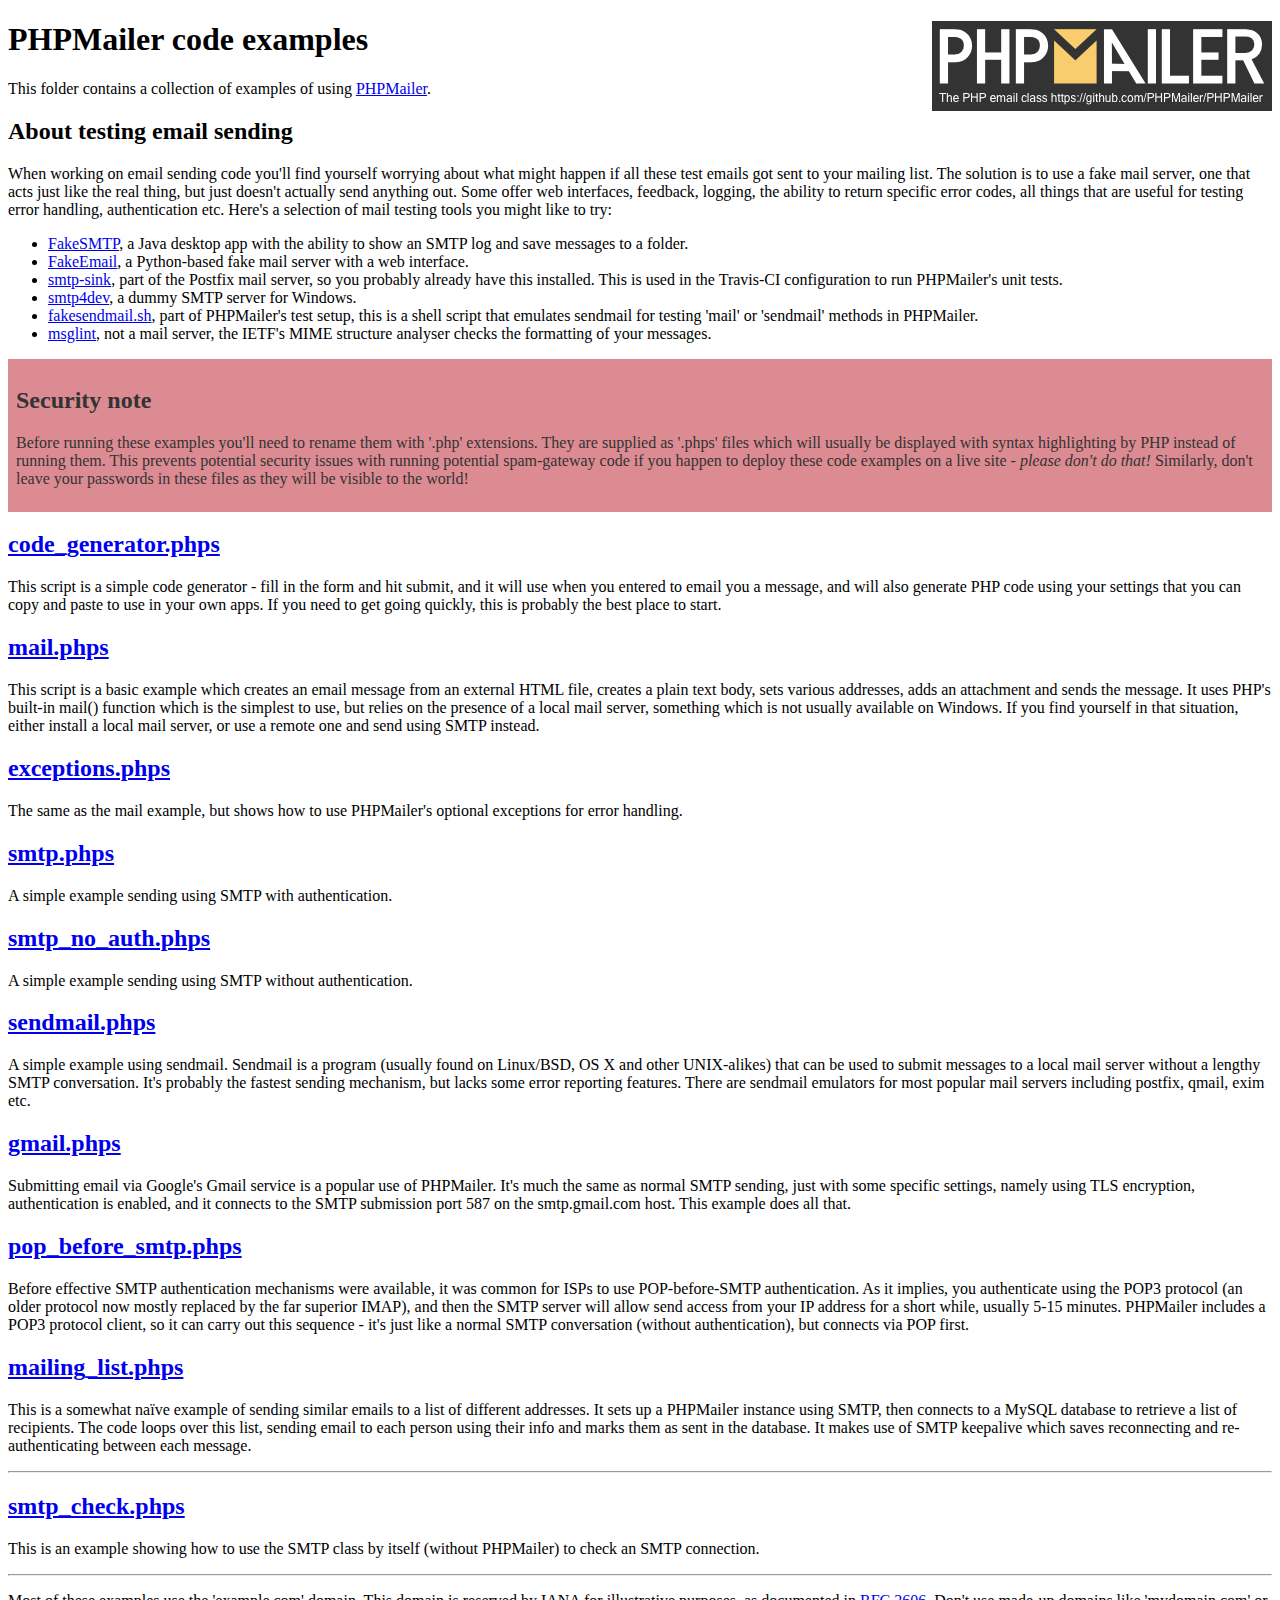
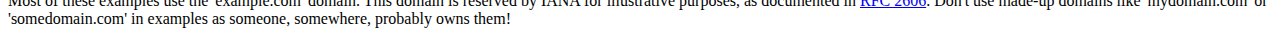
<file: PHPMailer/examples/index.html>
<!DOCTYPE html>
<html>
<head>
	<meta charset="UTF-8">
	<title>PHPMailer Examples</title>
</head>
<body>
<h1>PHPMailer code examples<a href="https://github.com/PHPMailer/PHPMailer"><img src="images/phpmailer.png" style="float:right; border:0;" alt="PHPMailer logo"></a></h1>
<p>This folder contains a collection of examples of using <a href="https://github.com/PHPMailer/PHPMailer">PHPMailer</a>.</p>
<h2>About testing email sending</h2>
<p>When working on email sending code you'll find yourself worrying about what might happen if all these test emails got sent to your mailing list. The solution is to use a fake mail server, one that acts just like the real thing, but just doesn't actually send anything out. Some offer web interfaces, feedback, logging, the ability to return specific error codes, all things that are useful for testing error handling, authentication etc. Here's a selection of mail testing tools you might like to try:</p>
<ul>
  <li><a href="https://github.com/Nilhcem/FakeSMTP">FakeSMTP</a>, a Java desktop app with the ability to show an SMTP log and save messages to a folder. </li>
  <li><a href="https://github.com/isotoma/FakeEmail">FakeEmail</a>, a Python-based fake mail server with a web interface.</li>
  <li><a href="http://www.postfix.org/smtp-sink.1.html">smtp-sink</a>, part of the Postfix mail server, so you probably already have this installed. This is used in the Travis-CI configuration to run PHPMailer's unit tests.</li>
  <li><a href="http://smtp4dev.codeplex.com">smtp4dev</a>, a dummy SMTP server for Windows.</li>
  <li><a href="https://github.com/PHPMailer/PHPMailer/blob/master/test/fakesendmail.sh">fakesendmail.sh</a>, part of PHPMailer's test setup, this is a shell script that emulates sendmail for testing 'mail' or 'sendmail' methods in PHPMailer.</li>
  <li><a href="http://tools.ietf.org/tools/msglint/">msglint</a>, not a mail server, the IETF's MIME structure analyser checks the formatting of your messages.</li>
</ul>
<div style="padding: 8px; color: #333333; background-color: #dc8b92">
<h2>Security note</h2>
<p>Before running these examples you'll need to rename them with '.php' extensions. They are supplied as '.phps' files which will usually be displayed with syntax highlighting by PHP instead of running them. This prevents potential security issues with running potential spam-gateway code if you happen to deploy these code examples on a live site - <em>please don't do that!</em> Similarly, don't leave your passwords in these files as they will be visible to the world!</p>
</div>
<h2><a href="code_generator.phps">code_generator.phps</a></h2>
<p>This script is a simple code generator - fill in the form and hit submit, and it will use when you entered to email you a message, and will also generate PHP code using your settings that you can copy and paste to use in your own apps. If you need to get going quickly, this is probably the best place to start.</p>
<h2><a href="mail.phps">mail.phps</a></h2>
<p>This script is a basic example which creates an email message from an external HTML file, creates a plain text body, sets various addresses, adds an attachment and sends the message. It uses PHP's built-in mail() function which is the simplest to use, but relies on the presence of a local mail server, something which is not usually available on Windows. If you find yourself in that situation, either install a local mail server, or use a remote one and send using SMTP instead.</p>
<h2><a href="exceptions.phps">exceptions.phps</a></h2>
<p>The same as the mail example, but shows how to use PHPMailer's optional exceptions for error handling.</p>
<h2><a href="smtp.phps">smtp.phps</a></h2>
<p>A simple example sending using SMTP with authentication.</p>
<h2><a href="smtp_no_auth.phps">smtp_no_auth.phps</a></h2>
<p>A simple example sending using SMTP without authentication.</p>
<h2><a href="sendmail.phps">sendmail.phps</a></h2>
<p>A simple example using sendmail. Sendmail is a program (usually found on Linux/BSD, OS X and other UNIX-alikes) that can be used to submit messages to a local mail server without a lengthy SMTP conversation. It's probably the fastest sending mechanism, but lacks some error reporting features. There are sendmail emulators for most popular mail servers including postfix, qmail, exim etc.</p>
<h2><a href="gmail.phps">gmail.phps</a></h2>
<p>Submitting email via Google's Gmail service is a popular use of PHPMailer. It's much the same as normal SMTP sending, just with some specific settings, namely using TLS encryption, authentication is enabled, and it connects to the SMTP submission port 587 on the smtp.gmail.com host. This example does all that.</p>
<h2><a href="pop_before_smtp.phps">pop_before_smtp.phps</a></h2>
<p>Before effective SMTP authentication mechanisms were available, it was common for ISPs to use POP-before-SMTP authentication. As it implies, you authenticate using the POP3 protocol (an older protocol now mostly replaced by the far superior IMAP), and then the SMTP server will allow send access from your IP address for a short while, usually 5-15 minutes. PHPMailer includes a POP3 protocol client, so it can carry out this sequence - it's just like a normal SMTP conversation (without authentication), but connects via POP first.</p>
<h2><a href="mailing_list.phps">mailing_list.phps</a></h2>
<p>This is a somewhat naïve example of sending similar emails to a list of different addresses. It sets up a PHPMailer instance using SMTP, then connects to a MySQL database to retrieve a list of recipients. The code loops over this list, sending email to each person using their info and marks them as sent in the database. It makes use of SMTP keepalive which saves reconnecting and re-authenticating between each message.</p>
<hr>
<h2><a href="smtp_check.phps">smtp_check.phps</a></h2>
<p>This is an example showing how to use the SMTP class by itself (without PHPMailer) to check an SMTP connection.</p>
<hr>
<p>Most of these examples use the 'example.com' domain. This domain is reserved by IANA for illustrative purposes, as documented in <a href="http://tools.ietf.org/html/rfc2606">RFC 2606</a>. Don't use made-up domains like 'mydomain.com' or 'somedomain.com' in examples as someone, somewhere, probably owns them!</p>
</body>
</html>
</file>
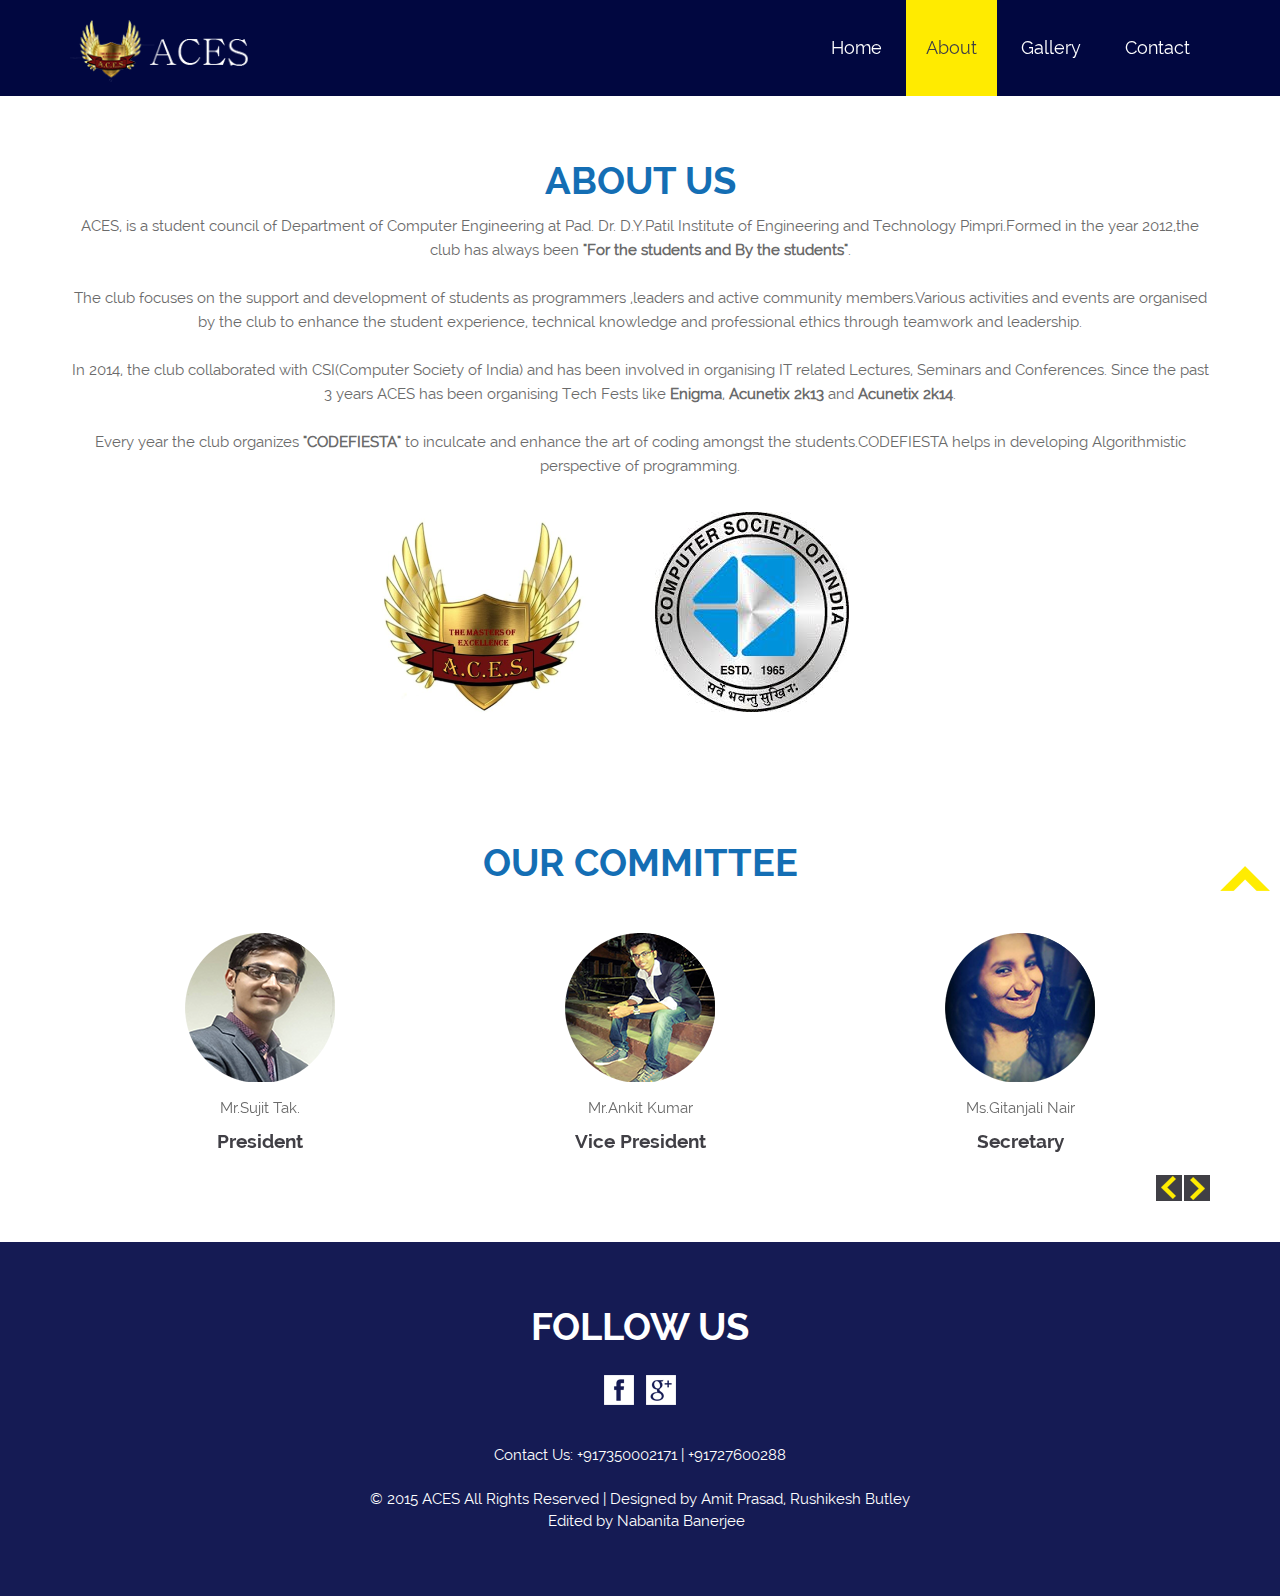
<file: about.html>
<!--A Design by W3layouts
Author: W3layout
Author URL: http://w3layouts.com
License: Creative Commons Attribution 3.0 Unported
License URL: http://creativecommons.org/licenses/by/3.0/
-->
<!DOCTYPE html>
<html>
<head>
<title>ACES|About</title>
<meta name="viewport" content="width=device-width, initial-scale=1">
<meta http-equiv="Content-Type" content="text/html; charset=utf-8" />
<meta name="keywords" content="Paix Responsive web template, Bootstrap Web Templates, Flat Web Templates, Andriod Compatible web template, 
Smartphone Compatible web template, free webdesigns for Nokia, Samsung, LG, SonyErricsson, Motorola web design" />
<script type="application/x-javascript"> addEventListener("load", function() { setTimeout(hideURLbar, 0); }, false); function hideURLbar(){ window.scrollTo(0,1); } </script>
<link href="css/bootstrap.css" rel='stylesheet' type='text/css' />
<link href="css/style.css" rel='stylesheet' type='text/css' />
<script src="js/jquery.min.js"></script>
<!---- start-smoth-scrolling---->
<script type="text/javascript" src="js/move-top.js"></script>
<script type="text/javascript" src="js/easing.js"></script>
<script type="text/javascript">
			jQuery(document).ready(function($) {
				$(".scroll").click(function(event){		
					event.preventDefault();
					$('html,body').animate({scrollTop:$(this.hash).offset().top},1000);
				});
			});
		</script>
<!--start-smoth-scrolling-->
</head>
<body>
	<!--start-header-->
	<div class="header" id="home">
		<div class="container">
			<div class="head">
			<div class="logo">
				<a href="index.html"><img src="images/logo.png" alt="" /></a>
			</div>
			<div class="navigation">
				 <span class="menu"></span> 
					<ul class="navig">
						<li><a href="index.html"  class="hvr-bounce-to-bottom">Home</a></li>
						<li><a href="about.html" class="active hvr-bounce-to-bottom">About</a></li>
						<!--<li><a href="events.html" class="hvr-bounce-to-bottom">Events</a></li>-->
						<li><a href="gallery.html" class="hvr-bounce-to-bottom">Gallery</a></li>
						<li><a href="contact.html" class="hvr-bounce-to-bottom">Contact</a></li>
					</ul>
			</div>
				<div class="clearfix"></div>
			</div>
			</div>
		</div>	
	<!-- script-for-menu -->
	<!-- script-for-menu -->
		<script>
			$("span.menu").click(function(){
				$(" ul.navig").slideToggle("slow" , function(){
				});
			});
		</script>
	<!--script-for-menu-->
	<!--start-about-->
	<div class="about">
		<div class="container">
			<div class="about-top heading">
				<h3>ABOUT US</h3>
			</div>
			<div class="about-bottom">
				<p>ACES, is a student council of Department of Computer Engineering at Pad. Dr. D.Y.Patil Institute of Engineering and  Technology Pimpri.Formed in the year 2012,the club has always been <b>"For the students and By the students"</b>.<br><br>
				The club focuses on the support and development of students as programmers ,leaders and active community members.Various activities and events are organised by the club to enhance the student experience, technical knowledge and professional ethics through teamwork and leadership.<br><br>
				In 2014, the club collaborated with CSI(Computer Society of India) and has been involved in organising IT related Lectures, Seminars and Conferences.
				Since the past 3 years ACES has been organising Tech Fests like <strong>Enigma</strong>, <strong>Acunetix 2k13</strong> and <strong>Acunetix 2k14</strong>.<br><br>
				Every year the club organizes <strong>"CODEFIESTA"</strong> to inculcate and enhance the art of coding amongst the students.CODEFIESTA helps in developing Algorithmistic perspective of programming.</p>  
				<div class="about-btm">
					<div class="col-md-6 about-left">
						<img src="images/abt-1.png" alt="" />
					</div>
					<div class="col-md-6 about-right">
						<img src="images/abt-2.jpeg" alt="" />
					</div>
					<div class="clearfix"></div>
			  </div>
			</div>
		</div>
	</div>
	<!--end-about-->
	<!--start-test-->
	<div class="test" id="testimonials">
		<br><br>
		<div class="events-top heading">
				<h3>Our Committee</h3>
		</div>
		<br>
		<div class="container">	
			<div class="test-top">
				<section class="slider">
					<div class="flexslider">
						<ul class="slides">
							<li>
								<div class="test-one">
									<div class="col-md-4 test-left">
										<img src="images/14.png" alt="" />
										<p>Mr.Sujit Tak.</p>
										<h4>President</h4>
									</div>
									<div class="col-md-4 test-left">
										<img src="images/3.png" alt="" />
										<p>Mr.Ankit Kumar</p>
										<h4>Vice President</h4>
									</div>
									<div class="col-md-4 test-left">
										<img src="images/5.png" alt="" />
										<p>Ms.Gitanjali Nair</p>
										<h4>Secretary</h4>
									</div>
									<div class="clearfix"></div>
								</div>
							</li>
							<li>
								<div class="test-one">
									<div class="col-md-4 test-left">
										<img src="images/16.png" alt="" />
										<p>Ms.Sayali Sathe</p>
										<h4>Joint Secretary</h4>
									</div>
									<div class="col-md-4 test-left">
										<img src="images/13.png" alt="" />
										<p>Mr.Sujit Nair.</p>
										<h4>Treasurer</h4>
									</div>
									<div class="col-md-4 test-left">
										<img src="images/4.png" alt="" />
										<p>Mr.Atharva Kuwar</p>
										<h4>Event Manager</h4>
									</div>
									<div class="clearfix"></div>
								</div>
							</li>
                            <li>
								<div class="test-one">
									<div class="col-md-4 test-left">
										<img src="images/15.png" alt="" />
										<p>Ms.Tanvi Hanamshet</p>
										<h4>Cultural Head</h4>
									</div>
									<div class="col-md-4 test-left">
										<a href="https://www.facebook.com/rushi47"><img src="images/9.png" alt="" /></a>
										<p>Mr.Rushikesh Butley</p>
										<h4>Technical Head</h4>
									</div>
									<div class="col-md-4 test-left">
										<img src="images/12.png" alt="" />
										<p>Mr.Sudarshan Kumar.</p>
										<h4>Technical Head</h4>
									</div>
									<div class="clearfix"></div>
								</div>
							</li>
                            <li>
							<li>
								<div class="test-one">
									<div class="col-md-4 test-left">
										<img src="images/8.png" alt="" />
										<p>Mr.Ravi Yadav</p>
										<h4>Club Advisor</h4>
									</div>
									<div class="col-md-4 test-left">
										<img src="images/2.png" alt="" />
										<p>Mr.Amit Prasad</p>
										<h4>Club Advisor</h4>
									</div>
									<div class="col-md-4 test-left">
										<img src="images/1.png" alt="" />
										<p>Mr.Aditi Verma</p>
										<h4>Club Advisor</h4>
									</div>
									<div class="clearfix"></div>
								</div>
							</li>
                            <li>
								<div class="test-one">
									<div class="col-md-4 test-left">
										<img src="images/11.png" alt="" />
										<p>Mr.Shrey Talati</p>
										<h4>Club Advisor</h4>
									</div>
									<div class="col-md-4 test-left">
										<img src="images/7.png" alt="" />
										<p>Ms.Navnita Banerjee</p>
										<h4>External Affairs</h4>
									</div>
									<div class="col-md-4 test-left">
										<img src="images/10.png" alt="" />
										<p>Mr.Sanchit Dekate</p>
										<h4>External Affairs</h4>
									</div>
									<div class="clearfix"></div>
								</div>
							</li>
							
							<li>
								<div class="test-one">
									<div class="col-md-4 test-left">
										<img src="images/6.png" alt="" />
										<p>Ms.Karishma Khetwani</p>
										<h4>PRO</h4>
									</div>
									<div class="col-md-4 test-left">
										<img src="images/17.png" alt="" />
										<p>Mr.Viraj Shirke</p>
										<h4>Sports Coordinator</h4>
									</div>
									<div class="col-md-4 test-left">
										<img src="images/14.png" alt="" />
										<p>Mr.Sujit Tak</p>
										<h4>President</h4>
									</div>
									<div class="clearfix"></div>
								</div>
							</li>
						</ul>
					</div>
				</section>
			</div>
		</div>
	</div>
	<!--end-test-->
	<!--FlexSlider-->
	<link rel="stylesheet" href="css/flexslider.css" type="text/css" media="screen" />
	<script defer src="js/jquery.flexslider.js"></script>
	<script type="text/javascript">
    $(function(){
      SyntaxHighlighter.all();
    });
    $(window).load(function(){
      $('.flexslider').flexslider({
        animation: "slide",
        start: function(slider){
          $('body').removeClass('loading');
        }
      });
		});
		</script>
	</div>
			<!--End-slider-script-->
	<!--start-footer-->
	<div class="footer">
		<div class="touch-top heading">
				<h3>FOLLOW US</h3>
			</div>
			<div class="touch-bottom">
				<!---<p>purus tincidunt egestas</p>--->
				<ul>
					<li><a href="https://www.facebook.com/pages/ACESPune/140504569491870?fref=ts"><span class="fb"> </span></a></li>
					<!--<li><a href="#"><span class="twit"> </span></a></li>-->
					<li><a href="https://www.google.com/+ACESDYPIET"><span class="google"> </span></a></li>
				</ul>
			</div>
			<div class="footer-top">
				<p class="footer-class">Contact Us: +917350002171 | +91727600288</p>
				<br>
				<p class="footer-class">© 2015 ACES All Rights Reserved | Designed by  <a href="https://in.linkedin.com/in/amitection">Amit Prasad</a>, <a href="https://www.linkedin.com/pub/rushikesh-butley/b1/427/811">Rushikesh Butley</a></p>
				<p>&nbsp &nbspEdited by Nabanita Banerjee</p>
			</div>
		
		<script type="text/javascript">
									$(document).ready(function() {
										/*
										var defaults = {
								  			containerID: 'toTop', // fading element id
											containerHoverID: 'toTopHover', // fading element hover id
											scrollSpeed: 1200,
											easingType: 'linear' 
								 		};
										*/
										
										$().UItoTop({ easingType: 'easeOutQuart' });
										
									});
								</script>
		<a href="#home" id="toTop" class="scroll" style="display: block;"> <span id="toTopHover" style="opacity: 1;"> </span></a>
	</div>
	<!--end-footer-->
</body>
</html>
</file>
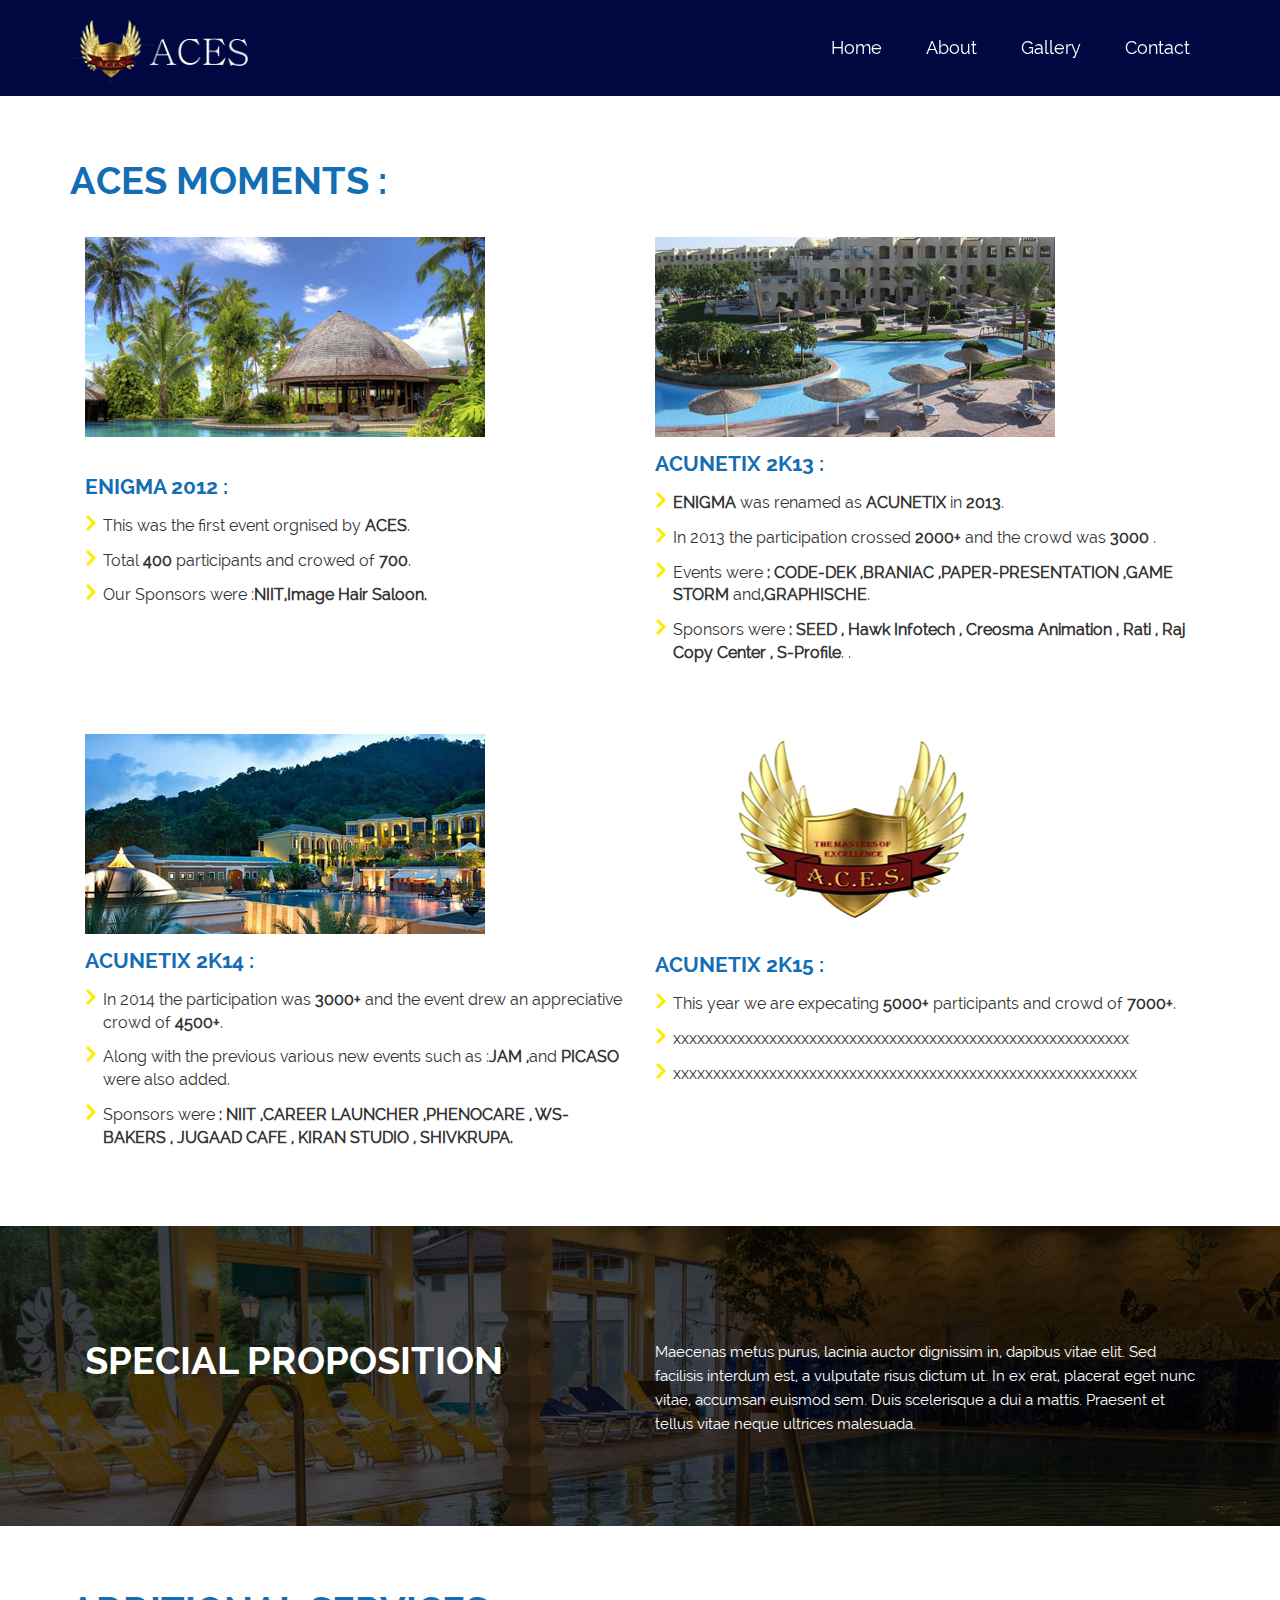
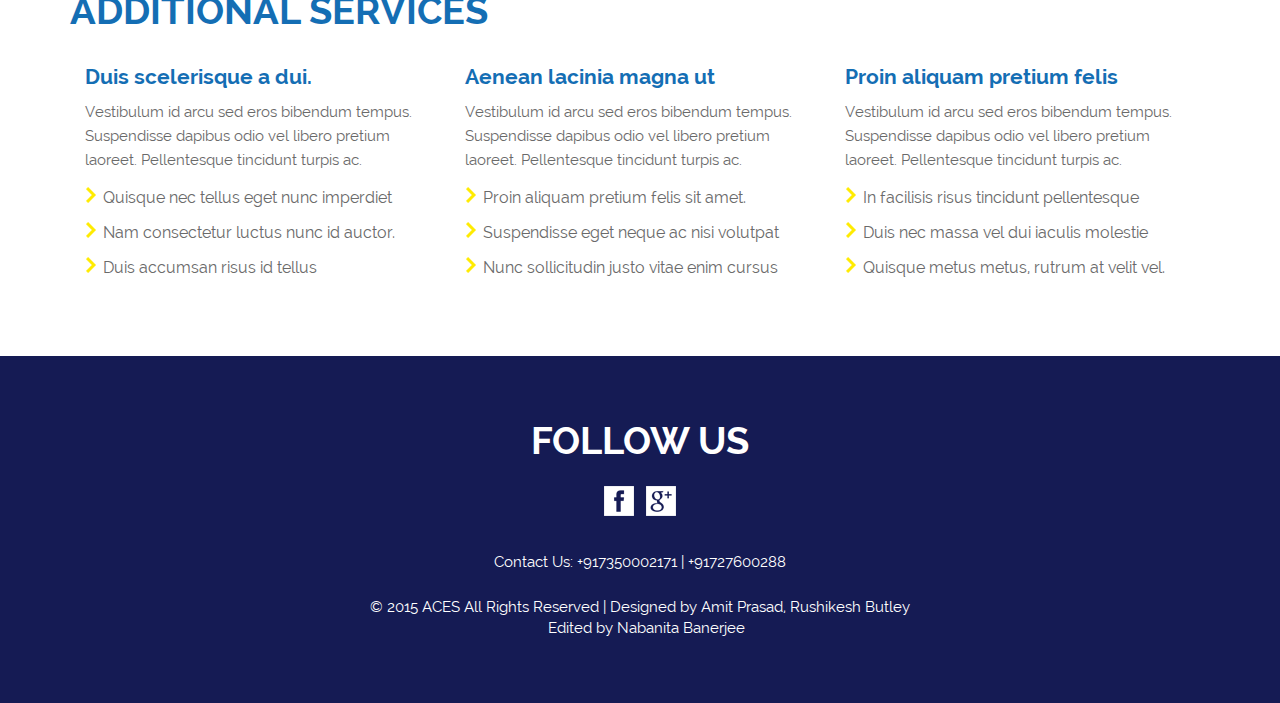
<file: events.html>
<!--A Design by W3layouts
Author: W3layout
Author URL: http://w3layouts.com
License: Creative Commons Attribution 3.0 Unported
License URL: http://creativecommons.org/licenses/by/3.0/
-->
<!DOCTYPE html>
<html>
<head>
<title>ACES|Events</title>
<meta name="viewport" content="width=device-width, initial-scale=1">
<meta http-equiv="Content-Type" content="text/html; charset=utf-8" />
<meta name="keywords" content="Paix Responsive web template, Bootstrap Web Templates, Flat Web Templates, Andriod Compatible web template, 
Smartphone Compatible web template, free webdesigns for Nokia, Samsung, LG, SonyErricsson, Motorola web design" />
<script type="application/x-javascript"> addEventListener("load", function() { setTimeout(hideURLbar, 0); }, false); function hideURLbar(){ window.scrollTo(0,1); } </script>
<link href="css/bootstrap.css" rel='stylesheet' type='text/css' />
<link href="css/style.css" rel='stylesheet' type='text/css' />
<script src="js/jquery.min.js"></script>
<!---- start-smoth-scrolling---->
<script type="text/javascript" src="js/move-top.js"></script>
<script type="text/javascript" src="js/easing.js"></script>
<script type="text/javascript">
			jQuery(document).ready(function($) {
				$(".scroll").click(function(event){		
					event.preventDefault();
					$('html,body').animate({scrollTop:$(this.hash).offset().top},1000);
				});
			});
		</script>
<!--start-smoth-scrolling-->
</head>
<body>
	<!--start-header-->
	<div class="header" id="home">
		<div class="container">
			<div class="head">
			<div class="logo">
				<a href="index.html"><img src="images/logo.png" alt="" /></a>
			</div>
			<div class="navigation">
				 <span class="menu"></span> 
					<ul class="navig">
						<li><a href="index.html"  class="hvr-bounce-to-bottom">Home</a></li>
						<li><a href="about.html" class="hvr-bounce-to-bottom">About</a></li>
						<!--<li><a href="events.html" class="hvr-bounce-to-bottom">Events</a></li>-->
						<li><a href="gallery.html" class="hvr-bounce-to-bottom">Gallery</a></li>
						<li><a href="contact.html" class="hvr-bounce-to-bottom">Contact</a></li>
					</ul>
			</div>
				<div class="clearfix"></div>
			</div>
			</div>
		</div>	
	<!-- script-for-menu -->
	<!-- script-for-menu -->
		<script>
			$("span.menu").click(function(){
				$(" ul.navig").slideToggle("slow" , function(){
				});
			});
		</script>
	<!--script-for-menu-->
	<!--start-services-->
	<div class="services">
		<div class="container">
			<div class="services-top heading">
				<h3><strong>ACES MOMENTS :</strong></h3>
			</div>
			<div class="services-bottom">
				<div class="col-md-6 services-left">
					<div class="services-one">
						<img src="images/s-1.jpg" alt="" />
						<br><br><h4><strong>ENIGMA 2012 :</strong></h4>
						<p><ul>
                        <li>This was the first event orgnised by <b>ACES</b>.</li>
                        <li>Total <b> 400 </b> participants and crowed of <b>700</b>.</li>
                        <li>Our Sponsors were :<b>NIIT,Image Hair Saloon.</b></li>
                        
                        
                        </ul></p>
						
							<!--<li><a href="#">Quisque nec tellus eget nunc imperdiet</a></li>
							<li><a href="#">Nam consectetur luctus nunc id auctor.</a></li>
							<li><a href="#">Duis accumsan risus id tellus viverra tincidunt</a></li>
						</ul>-->
					</div>
					<br><br><br><br><br><div class="services-one">
						<img src="images/s-2.jpg" alt="" />
						<h4><strong>ACUNETIX 2K14 :</strong></h4>
						<p>
                        <ul>
                        <li>In 2014 the participation was <b>3000+</b> and the event drew an appreciative crowd of <b>4500+</b>.</li>
                        <li>Along with the previous various new events such as :<b>JAM ,</b>and <b>PICASO</b> were also added.</li>
						<li>Sponsors were <b>:</b>  <b> NIIT ,CAREER LAUNCHER ,PHENOCARE , WS-BAKERS , JUGAAD CAFE , KIRAN STUDIO , SHIVKRUPA.</b></li>                       
                        </p>
						<!--<ul>
							<li><a href="#">Quisque nec tellus eget nunc imperdiet</a></li>
							<li><a href="#">Nam consectetur luctus nunc id auctor.</a></li>
							<li><a href="#">Duis accumsan risus id tellus viverra tincidunt</a></li>
						</ul>-->
					</div>
				</div>
				<div class="col-md-6 services-left">
					<div class="services-one">
						<img src="images/s-3.jpg" alt="" />
						<h4><strong>ACUNETIX 2K13 :</strong></h4>
						<p>
                        <ul>
                        <li><b>ENIGMA</b> was renamed as <strong>ACUNETIX</strong> in <b>2013</b>.</li>
                        <li>In 2013 the participation crossed <b>2000+</b> and the crowd was <b>3000</b> .</li>
                         <li>Events were <b>:</b> <b>CODE-DEK ,BRANIAC ,PAPER-PRESENTATION ,GAME STORM </b>and<b>,GRAPHISCHE</b>.</li>
                        <li>Sponsors were <b>:</b> <b>SEED , Hawk Infotech , Creosma Animation , Rati , Raj 																														                                                                                              Copy Center , S-Profile</b>.																										.</li>                        </p>
						<!--<ul>
							<li><a href="#">Quisque nec tellus eget nunc imperdiet</a></li>
							<li><a href="#">Nam consectetur luctus nunc id auctor.</a></li>
							<li><a href="#">Duis accumsan risus id tellus viverra tincidunt</a></li>
						</ul> -->
					</div>
					<br><br><div class="services-one">
						<img src="images/s-4.jpg" alt="" />
						<h4><strong>ACUNETIX 2K15</strong> <b>:</b></h4>
						<p><ul>
                        <li>This year we are expecating <b>5000+</b> participants and crowd of <b>7000+</b>.</li>
                        <li>xxxxxxxxxxxxxxxxxxxxxxxxxxxxxxxxxxxxxxxxxxxxxxxxxxxxxxxxx</li>
                        <li>xxxxxxxxxxxxxxxxxxxxxxxxxxxxxxxxxxxxxxxxxxxxxxxxxxxxxxxxxx</li></ul>
                        </p>
						<!--<ul>
							<li><a href="#">Quisque nec tellus eget nunc imperdiet</a></li>
							<li><a href="#">Nam consectetur luctus nunc id auctor.</a></li>
							<li><a href="#">Duis accumsan risus id tellus viverra tincidunt</a></li>
						</ul>-->
					</div>
				</div>
				<div class="clearfix"></div>				
			</div>			
		</div>
	</div>
	<!--end-services-->
	<!--start-special-->
	<div class="special">
		<div class="container">
			<div class="special-main">
				<div class="col-md-6 special-left heading">
					<h3>SPECIAL PROPOSITION</h3>
				</div>
				<div class="col-md-6 special-left">
					<p>Maecenas metus purus, lacinia auctor dignissim in, dapibus vitae elit. Sed facilisis interdum est, a vulputate risus dictum ut. In ex erat, placerat eget nunc vitae, accumsan euismod sem. Duis scelerisque a dui a mattis. Praesent et tellus vitae neque ultrices malesuada. </p>
				</div>
				<div class="clearfix"></div>
			</div>
		</div>
	</div>
	<!--end-special-->
	<!--start-additional-->
	<div class="additional">
		<div class="container">	
			<div class="additional-top heading">
				<h3>Additional Services</h3>
			</div>
			<div class="additional-bottom">
				<div class="col-md-4 add-left">
					<h4>Duis scelerisque a dui.</h4>
					<p>Vestibulum id arcu sed eros bibendum tempus. Suspendisse dapibus odio vel libero pretium laoreet. Pellentesque tincidunt turpis ac.</p>
					<ul>
						<li><a href="#">Quisque nec tellus eget nunc imperdiet</a></li>
						<li><a href="#">Nam consectetur luctus nunc id auctor.</a></li>
						<li><a href="#">Duis accumsan risus id tellus</a></li>
					</ul>
				</div>
				<div class="col-md-4 add-left">
					<h4>Aenean lacinia magna ut</h4>
					<p>Vestibulum id arcu sed eros bibendum tempus. Suspendisse dapibus odio vel libero pretium laoreet. Pellentesque tincidunt turpis ac.</p>
					<ul>
						<li><a href="#"> Proin aliquam pretium felis sit amet.</a></li>
						<li><a href="#">Suspendisse eget neque ac nisi volutpat</a></li>
						<li><a href="#">Nunc sollicitudin justo vitae enim cursus</a></li>
					</ul>
				</div>
				<div class="col-md-4 add-left">
					<h4>Proin aliquam pretium felis</h4>
					<p>Vestibulum id arcu sed eros bibendum tempus. Suspendisse dapibus odio vel libero pretium laoreet. Pellentesque tincidunt turpis ac.</p>
					<ul>
						<li><a href="#">In facilisis risus tincidunt pellentesque</a></li>
						<li><a href="#">Duis nec massa vel dui iaculis molestie</a></li>
						<li><a href="#">Quisque metus metus, rutrum at velit vel.</a></li>
					</ul>
				</div>
				<div class="clearfix"></div>
			</div>
		</div>	
	</div>
	<!--end-additional-->
	<!--start-footer-->
	<div class="footer">
	<div class="container">
		<div class="touch-top heading">
				<h3>FOLLOW US</h3>
			</div>
			<div class="touch-bottom">
				<!---<p>purus tincidunt egestas</p>--->
				<ul>
					<li><a href="https://www.facebook.com/pages/ACESPune/140504569491870?fref=ts"><span class="fb"> </span></a></li>
					<!--<li><a href="#"><span class="twit"> </span></a></li>-->
					<li><a href="https://www.google.com/+ACESDYPIET"><span class="google"> </span></a></li>
				</ul>
			</div>
			<div class="footer-top">
				<p class="footer-class">Contact Us: +917350002171 | +91727600288</p>
				<br>
				<p class="footer-class">© 2015 ACES All Rights Reserved | Designed by  <a href="https://in.linkedin.com/in/amitection">Amit Prasad</a>, <a href="https://www.linkedin.com/pub/rushikesh-butley/b1/427/811">Rushikesh Butley</a></p>
				<p>&nbsp &nbspEdited by Nabanita Banerjee</p>
			</div>
		</div>
		<script type="text/javascript">
									$(document).ready(function() {
										/*
										var defaults = {
								  			containerID: 'toTop', // fading element id
											containerHoverID: 'toTopHover', // fading element hover id
											scrollSpeed: 1200,
											easingType: 'linear' 
								 		};
										*/
										
										$().UItoTop({ easingType: 'easeOutQuart' });
										
									});
								</script>
		<a href="#home" id="toTop" class="scroll" style="display: block;"> <span id="toTopHover" style="opacity: 1;"> </span></a>
	</div>
	<!--end-footer-->
</body>
</html>
</file>
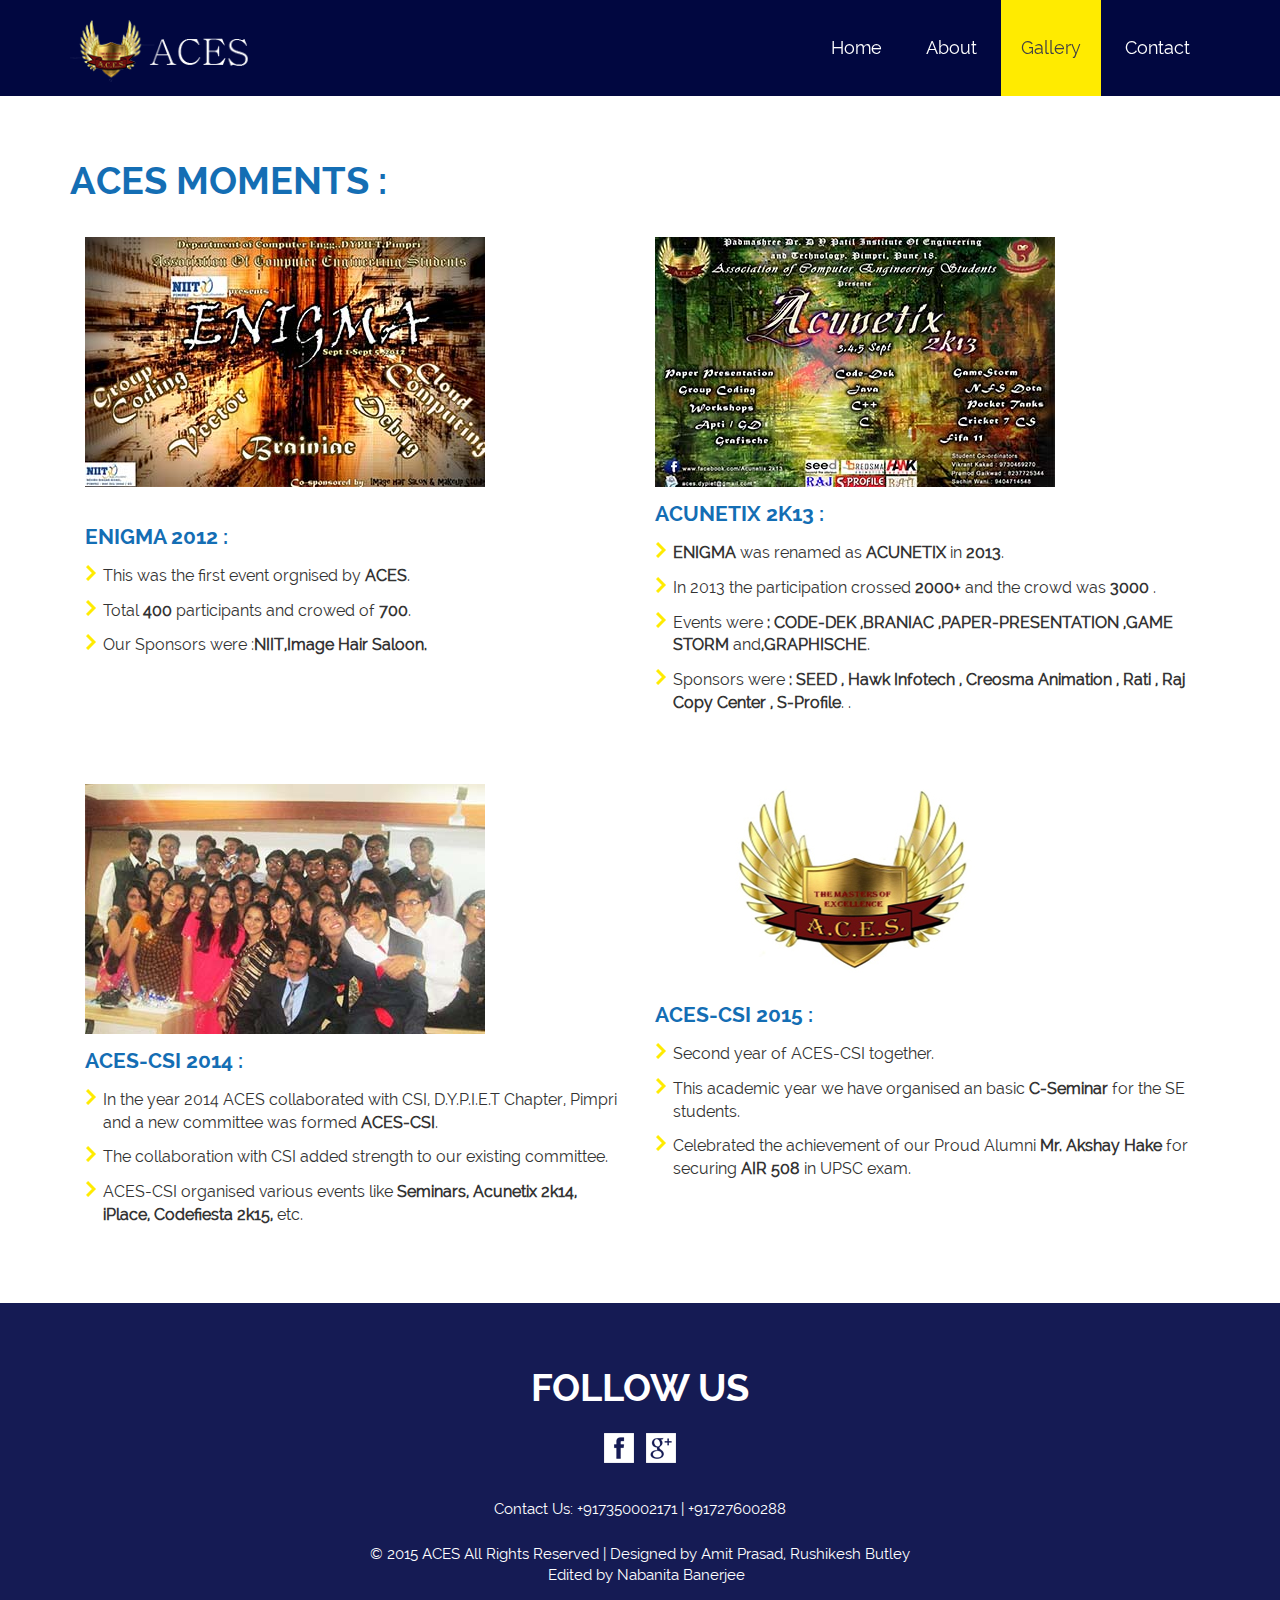
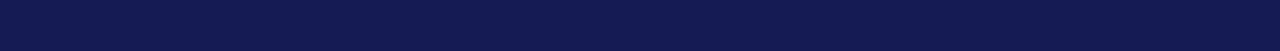
<file: gallery.html>
<!--A Design by W3layouts
Author: W3layout
Author URL: http://w3layouts.com
License: Creative Commons Attribution 3.0 Unported
License URL: http://creativecommons.org/licenses/by/3.0/
-->
<!DOCTYPE html>
<html>
<head>
<title>|ACES|Gallery</title>
<meta name="viewport" content="width=device-width, initial-scale=1">
<meta http-equiv="Content-Type" content="text/html; charset=utf-8" />
<meta name="keywords" content="Paix Responsive web template, Bootstrap Web Templates, Flat Web Templates, Andriod Compatible web template, 
Smartphone Compatible web template, free webdesigns for Nokia, Samsung, LG, SonyErricsson, Motorola web design" />
<script type="application/x-javascript"> addEventListener("load", function() { setTimeout(hideURLbar, 0); }, false); function hideURLbar(){ window.scrollTo(0,1); } </script>
<link href="css/bootstrap.css" rel='stylesheet' type='text/css' />
<link href="css/style.css" rel='stylesheet' type='text/css' />
<script src="js/jquery.min.js"></script>
<!---- start-smoth-scrolling---->
<script type="text/javascript" src="js/move-top.js"></script>
<script type="text/javascript" src="js/easing.js"></script>
<script type="text/javascript">
			jQuery(document).ready(function($) {
				$(".scroll").click(function(event){		
					event.preventDefault();
					$('html,body').animate({scrollTop:$(this.hash).offset().top},1000);
				});
			});
		</script>
<!--start-smoth-scrolling-->
    
<script type="text/css">
p{
    font-size: 15px;
    color: #6A6A6A;
    line-height: 1.6em;
}
</script>
    
</head>
<body>
	<!--start-header-->
	<div class="header" id="home">
		<div class="container">
			<div class="head">
			<div class="logo">
				<a href="index.html"><img src="images/logo.png" alt="" /></a>
			</div>
			<div class="navigation">
				 <span class="menu"></span> 
					<ul class="navig">
						<li><a href="index.html"  class="hvr-bounce-to-bottom">Home</a></li>
						<li><a href="about.html" class="hvr-bounce-to-bottom">About</a></li>
						<!--<li><a href="events.html" class="hvr-bounce-to-bottom">Events</a></li>-->
						<li><a href="gallery.html" class="active hvr-bounce-to-bottom">Gallery</a></li>
						<li><a href="contact.html" class="hvr-bounce-to-bottom">Contact</a></li>
					</ul>
			</div>
				<div class="clearfix"></div>
			</div>
			</div>
		</div>	
	<!-- script-for-menu -->
	<!-- script-for-menu -->
		<script>
			$("span.menu").click(function(){
				$(" ul.navig").slideToggle("slow" , function(){
				});
			});
		</script>
	<!--script-for-menu-->
	<!--start-services-->
	<div class="services">
		<div class="container">
			<div class="services-top heading">
				<h3><strong>ACES MOMENTS :</strong></h3>
			</div>
			<div class="services-bottom">
				<div class="col-md-6 services-left">
					<div class="services-one">
						<a href="#"><img src="images/enigma.jpg" alt="ENIGMA" /></a>
						<br><br><h4><strong>ENIGMA 2012 :</strong></h4>
						<p><ul>
                        <li>This was the first event orgnised by <b>ACES</b>.</li>
                        <li>Total <b> 400 </b> participants and crowed of <b>700</b>.</li>
                        <li>Our Sponsors were :<b>NIIT,Image Hair Saloon.</b></li>
                        
                        
                        </ul></p>
					</div>
					<br><br><br><br><br><div class="services-one">
						<a href="#"><img src="images/aces14.jpg" alt="" /></a>
						<h4><strong>ACES-CSI 2014 :</strong></h4>
						<p>
                        <ul>
                        <li>In the year 2014 ACES collaborated with CSI, D.Y.P.I.E.T Chapter, Pimpri and a new committee was formed <b>ACES-CSI</b>.</li>
                        <li>The collaboration with CSI added strength to our existing committee.</li>
						<li>ACES-CSI organised various events like <b>Seminars, Acunetix 2k14, iPlace, Codefiesta 2k15,</b> etc.</li>                       
                        </p>
					</div>
				</div>
				<div class="col-md-6 services-left">
					<div class="services-one">
						<a href="#"><img src="images/acunetix13.jpg" alt="" /></a>
						<h4><strong>ACUNETIX 2K13 :</strong></h4>
						<p>
                        <ul>
                        <li><b>ENIGMA</b> was renamed as <strong>ACUNETIX</strong> in <b>2013</b>.</li>
                        <li>In 2013 the participation crossed <b>2000+</b> and the crowd was <b>3000</b> .</li>
                         <li>Events were <b>:</b> <b>CODE-DEK ,BRANIAC ,PAPER-PRESENTATION ,GAME STORM </b>and<b>,GRAPHISCHE</b>.</li>
                        <li>Sponsors were <b>:</b> <b>SEED , Hawk Infotech , Creosma Animation , Rati , Raj 																														                                                                                              Copy Center , S-Profile</b>.																										.</li>                        </p>
					</div>
					<br><br><div class="services-one">
						<a href="#"><img src="images/s-4.jpg" alt="" /></a>
						<h4><strong>ACES-CSI 2015</strong> <b>:</b></h4>
						<p><ul>
                        <li>Second year of ACES-CSI together.</li>
                        <li>This academic year we have organised an  basic <b>C-Seminar</b> for the SE students.</li>
                        <li>Celebrated the achievement of our Proud Alumni <b>Mr. Akshay Hake</b> for securing <b>AIR 508</b> in UPSC exam.</li>                        </ul>
                        </p>
					</div>
				</div>
				<div class="clearfix"></div>				
			</div>			
		</div>
	</div>
	<!--end-services-->
	
	<!--start-footer-->
	<div class="footer">
	<div class="container">
		<div class="touch-top heading">
				<h3>FOLLOW US</h3>
			</div>
			<div class="touch-bottom">
				<!---<p>purus tincidunt egestas</p>--->
				<ul>
					<li><a href="https://www.facebook.com/pages/ACESPune/140504569491870?fref=ts"><span class="fb"> </span></a></li>
					<!--<li><a href="#"><span class="twit"> </span></a></li>-->
					<li><a href="https://www.google.com/+ACESDYPIET"><span class="google"> </span></a></li>
				</ul>
			</div>
			<div class="footer-top">
				<p class="footer-class">Contact Us: +917350002171 | +91727600288</p>
				<br>
				<p class="footer-class">© 2015 ACES All Rights Reserved | Designed by  <a href="https://in.linkedin.com/in/amitection">Amit Prasad</a>, <a href="https://www.linkedin.com/pub/rushikesh-butley/b1/427/811">Rushikesh Butley</a></p>
				<p>&nbsp &nbspEdited by Nabanita Banerjee</p>
			</div>
		</div>
		<script type="text/javascript">
									$(document).ready(function() {
										/*
										var defaults = {
								  			containerID: 'toTop', // fading element id
											containerHoverID: 'toTopHover', // fading element hover id
											scrollSpeed: 1200,
											easingType: 'linear' 
								 		};
										*/
										
										$().UItoTop({ easingType: 'easeOutQuart' });
										
									});
								</script>
		<a href="#home" id="toTop" class="scroll" style="display: block;"> <span id="toTopHover" style="opacity: 1;"> </span></a>
	</div>
	<!--end-footer-->
</body>
</html>
</file>
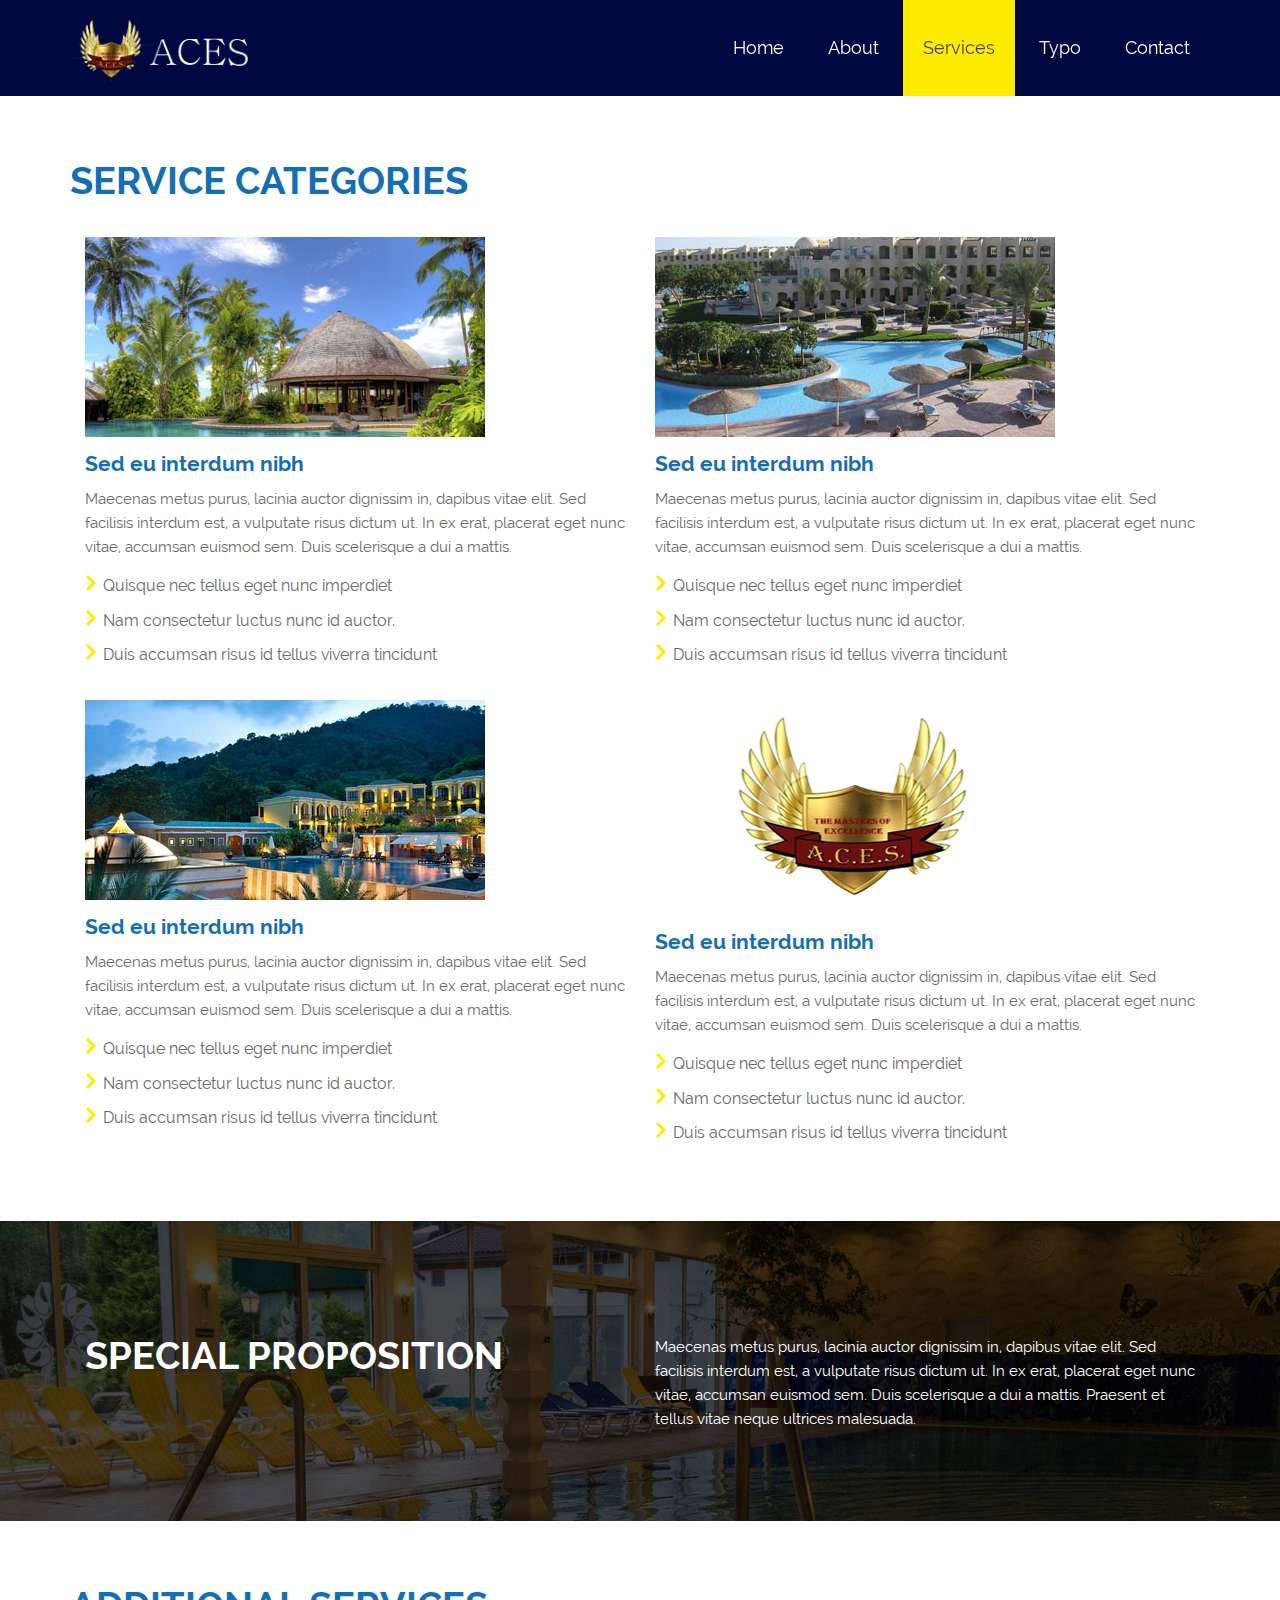
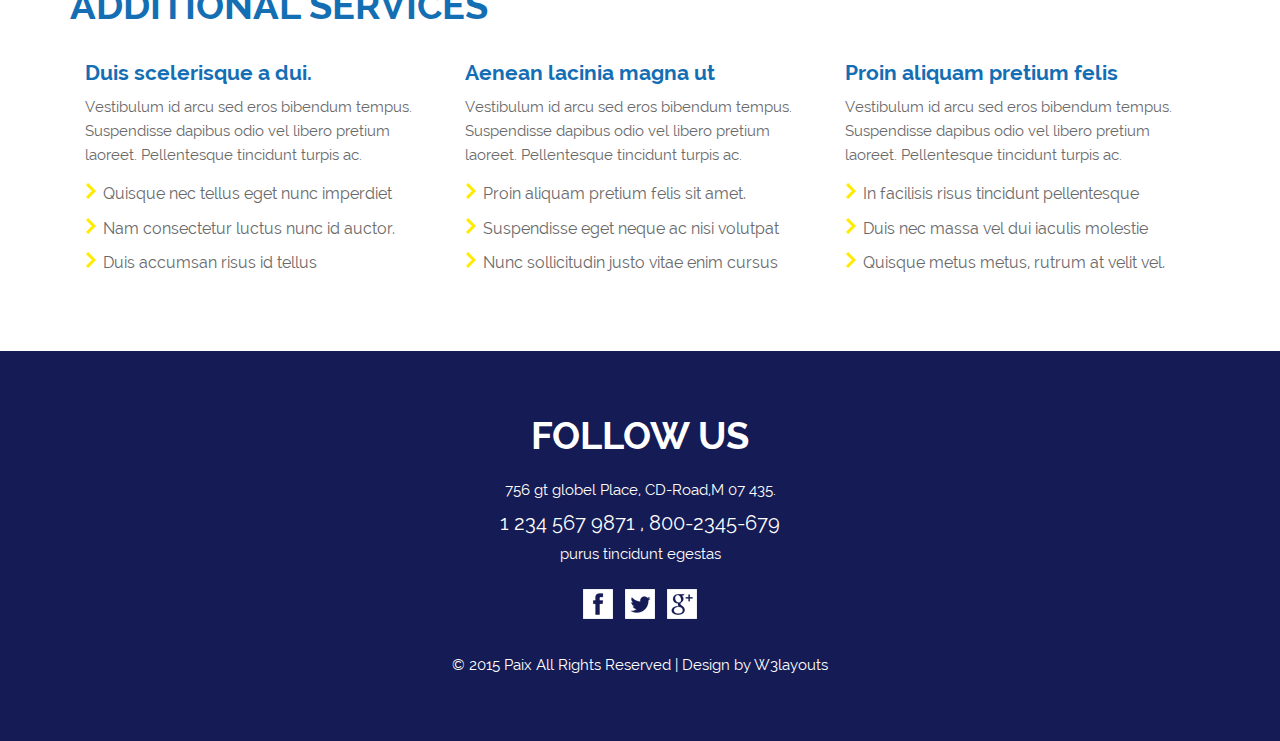
<file: services.html>
<!--A Design by W3layouts
Author: W3layout
Author URL: http://w3layouts.com
License: Creative Commons Attribution 3.0 Unported
License URL: http://creativecommons.org/licenses/by/3.0/
-->
<!DOCTYPE html>
<html>
<head>
<title>Paix a Hotel Category Flat Bootstarp responsive Website Template | Services :: w3layouts</title>
<meta name="viewport" content="width=device-width, initial-scale=1">
<meta http-equiv="Content-Type" content="text/html; charset=utf-8" />
<meta name="keywords" content="Paix Responsive web template, Bootstrap Web Templates, Flat Web Templates, Andriod Compatible web template, 
Smartphone Compatible web template, free webdesigns for Nokia, Samsung, LG, SonyErricsson, Motorola web design" />
<script type="application/x-javascript"> addEventListener("load", function() { setTimeout(hideURLbar, 0); }, false); function hideURLbar(){ window.scrollTo(0,1); } </script>
<link href="css/bootstrap.css" rel='stylesheet' type='text/css' />
<link href="css/style.css" rel='stylesheet' type='text/css' />
<script src="js/jquery.min.js"></script>
<!---- start-smoth-scrolling---->
<script type="text/javascript" src="js/move-top.js"></script>
<script type="text/javascript" src="js/easing.js"></script>
<script type="text/javascript">
			jQuery(document).ready(function($) {
				$(".scroll").click(function(event){		
					event.preventDefault();
					$('html,body').animate({scrollTop:$(this.hash).offset().top},1000);
				});
			});
		</script>
<!--start-smoth-scrolling-->
</head>
<body>
	<!--start-header-->
	<div class="header" id="home">
		<div class="container">
			<div class="head">
			<div class="logo">
				<a href="index.html"><img src="images/logo.png" alt="" /></a>
			</div>
			<div class="navigation">
				 <span class="menu"></span> 
					<ul class="navig">
						<li><a href="index.html"  class="hvr-bounce-to-bottom">Home</a></li>
						<li><a href="about.html" class="hvr-bounce-to-bottom">About</a></li>
						<li><a href="services.html" class="active hvr-bounce-to-bottom">Services</a></li>
						<li><a href="typo.html" class="hvr-bounce-to-bottom">Typo</a></li>
						<li><a href="contact.html" class="hvr-bounce-to-bottom">Contact</a></li>
					</ul>
			</div>
				<div class="clearfix"></div>
			</div>
			</div>
		</div>	
	<!-- script-for-menu -->
	<!-- script-for-menu -->
		<script>
			$("span.menu").click(function(){
				$(" ul.navig").slideToggle("slow" , function(){
				});
			});
		</script>
	<!--script-for-menu-->
	<!--start-services-->
	<div class="services">
		<div class="container">
			<div class="services-top heading">
				<h3>Service categories</h3>
			</div>
			<div class="services-bottom">
				<div class="col-md-6 services-left">
					<div class="services-one">
						<img src="images/s-1.jpg" alt="" />
						<h4>Sed eu interdum nibh</h4>
						<p>Maecenas metus purus, lacinia auctor dignissim in, dapibus vitae elit. Sed facilisis interdum est, a vulputate risus dictum ut. In ex erat, placerat eget nunc vitae, accumsan euismod sem. Duis scelerisque a dui a mattis.</p>
						<ul>
							<li><a href="#">Quisque nec tellus eget nunc imperdiet</a></li>
							<li><a href="#">Nam consectetur luctus nunc id auctor.</a></li>
							<li><a href="#">Duis accumsan risus id tellus viverra tincidunt</a></li>
						</ul>
					</div>
					<div class="services-one">
						<img src="images/s-2.jpg" alt="" />
						<h4>Sed eu interdum nibh</h4>
						<p>Maecenas metus purus, lacinia auctor dignissim in, dapibus vitae elit. Sed facilisis interdum est, a vulputate risus dictum ut. In ex erat, placerat eget nunc vitae, accumsan euismod sem. Duis scelerisque a dui a mattis.</p>
						<ul>
							<li><a href="#">Quisque nec tellus eget nunc imperdiet</a></li>
							<li><a href="#">Nam consectetur luctus nunc id auctor.</a></li>
							<li><a href="#">Duis accumsan risus id tellus viverra tincidunt</a></li>
						</ul>
					</div>
				</div>
				<div class="col-md-6 services-left">
					<div class="services-one">
						<img src="images/s-3.jpg" alt="" />
						<h4>Sed eu interdum nibh</h4>
						<p>Maecenas metus purus, lacinia auctor dignissim in, dapibus vitae elit. Sed facilisis interdum est, a vulputate risus dictum ut. In ex erat, placerat eget nunc vitae, accumsan euismod sem. Duis scelerisque a dui a mattis.</p>
						<ul>
							<li><a href="#">Quisque nec tellus eget nunc imperdiet</a></li>
							<li><a href="#">Nam consectetur luctus nunc id auctor.</a></li>
							<li><a href="#">Duis accumsan risus id tellus viverra tincidunt</a></li>
						</ul>
					</div>
					<div class="services-one">
						<img src="images/s-4.jpg" alt="" />
						<h4>Sed eu interdum nibh</h4>
						<p>Maecenas metus purus, lacinia auctor dignissim in, dapibus vitae elit. Sed facilisis interdum est, a vulputate risus dictum ut. In ex erat, placerat eget nunc vitae, accumsan euismod sem. Duis scelerisque a dui a mattis.</p>
						<ul>
							<li><a href="#">Quisque nec tellus eget nunc imperdiet</a></li>
							<li><a href="#">Nam consectetur luctus nunc id auctor.</a></li>
							<li><a href="#">Duis accumsan risus id tellus viverra tincidunt</a></li>
						</ul>
					</div>
				</div>
				<div class="clearfix"></div>				
			</div>			
		</div>
	</div>
	<!--end-services-->
	<!--start-special-->
	<div class="special">
		<div class="container">
			<div class="special-main">
				<div class="col-md-6 special-left heading">
					<h3>SPECIAL PROPOSITION</h3>
				</div>
				<div class="col-md-6 special-left">
					<p>Maecenas metus purus, lacinia auctor dignissim in, dapibus vitae elit. Sed facilisis interdum est, a vulputate risus dictum ut. In ex erat, placerat eget nunc vitae, accumsan euismod sem. Duis scelerisque a dui a mattis. Praesent et tellus vitae neque ultrices malesuada. </p>
				</div>
				<div class="clearfix"></div>
			</div>
		</div>
	</div>
	<!--end-special-->
	<!--start-additional-->
	<div class="additional">
		<div class="container">	
			<div class="additional-top heading">
				<h3>Additional Services</h3>
			</div>
			<div class="additional-bottom">
				<div class="col-md-4 add-left">
					<h4>Duis scelerisque a dui.</h4>
					<p>Vestibulum id arcu sed eros bibendum tempus. Suspendisse dapibus odio vel libero pretium laoreet. Pellentesque tincidunt turpis ac.</p>
					<ul>
						<li><a href="#">Quisque nec tellus eget nunc imperdiet</a></li>
						<li><a href="#">Nam consectetur luctus nunc id auctor.</a></li>
						<li><a href="#">Duis accumsan risus id tellus</a></li>
					</ul>
				</div>
				<div class="col-md-4 add-left">
					<h4>Aenean lacinia magna ut</h4>
					<p>Vestibulum id arcu sed eros bibendum tempus. Suspendisse dapibus odio vel libero pretium laoreet. Pellentesque tincidunt turpis ac.</p>
					<ul>
						<li><a href="#"> Proin aliquam pretium felis sit amet.</a></li>
						<li><a href="#">Suspendisse eget neque ac nisi volutpat</a></li>
						<li><a href="#">Nunc sollicitudin justo vitae enim cursus</a></li>
					</ul>
				</div>
				<div class="col-md-4 add-left">
					<h4>Proin aliquam pretium felis</h4>
					<p>Vestibulum id arcu sed eros bibendum tempus. Suspendisse dapibus odio vel libero pretium laoreet. Pellentesque tincidunt turpis ac.</p>
					<ul>
						<li><a href="#">In facilisis risus tincidunt pellentesque</a></li>
						<li><a href="#">Duis nec massa vel dui iaculis molestie</a></li>
						<li><a href="#">Quisque metus metus, rutrum at velit vel.</a></li>
					</ul>
				</div>
				<div class="clearfix"></div>
			</div>
		</div>	
	</div>
	<!--end-additional-->
	<!--start-footer-->
	<div class="footer">
		<div class="container">
		<div class="touch-top heading">
				<h3>FOLLOW US</h3>
			</div>
			<div class="touch-bottom">
				<p>756 gt globel Place, CD-Road,M 07 435.</p>
				<h6 >1 234 567 9871 , 800-2345-679</h6>
				<p>purus tincidunt egestas</p>
				<ul>
					<li><a href="#"><span class="fb"> </span></a></li>
					<li><a href="#"><span class="twit"> </span></a></li>
					<li><a href="#"><span class="google"> </span></a></li>
				</ul>
			</div>
			<div class="footer-top">
				<p class="footer-class">© 2015 Paix All Rights Reserved | Design by  <a href="http://w3layouts.com/" target="_blank">W3layouts</a> </p>
			</div>
		</div>
		<script type="text/javascript">
									$(document).ready(function() {
										/*
										var defaults = {
								  			containerID: 'toTop', // fading element id
											containerHoverID: 'toTopHover', // fading element hover id
											scrollSpeed: 1200,
											easingType: 'linear' 
								 		};
										*/
										
										$().UItoTop({ easingType: 'easeOutQuart' });
										
									});
								</script>
		<a href="#home" id="toTop" class="scroll" style="display: block;"> <span id="toTopHover" style="opacity: 1;"> </span></a>
	</div>
	<!--end-footer-->
</body>
</html>
</file>
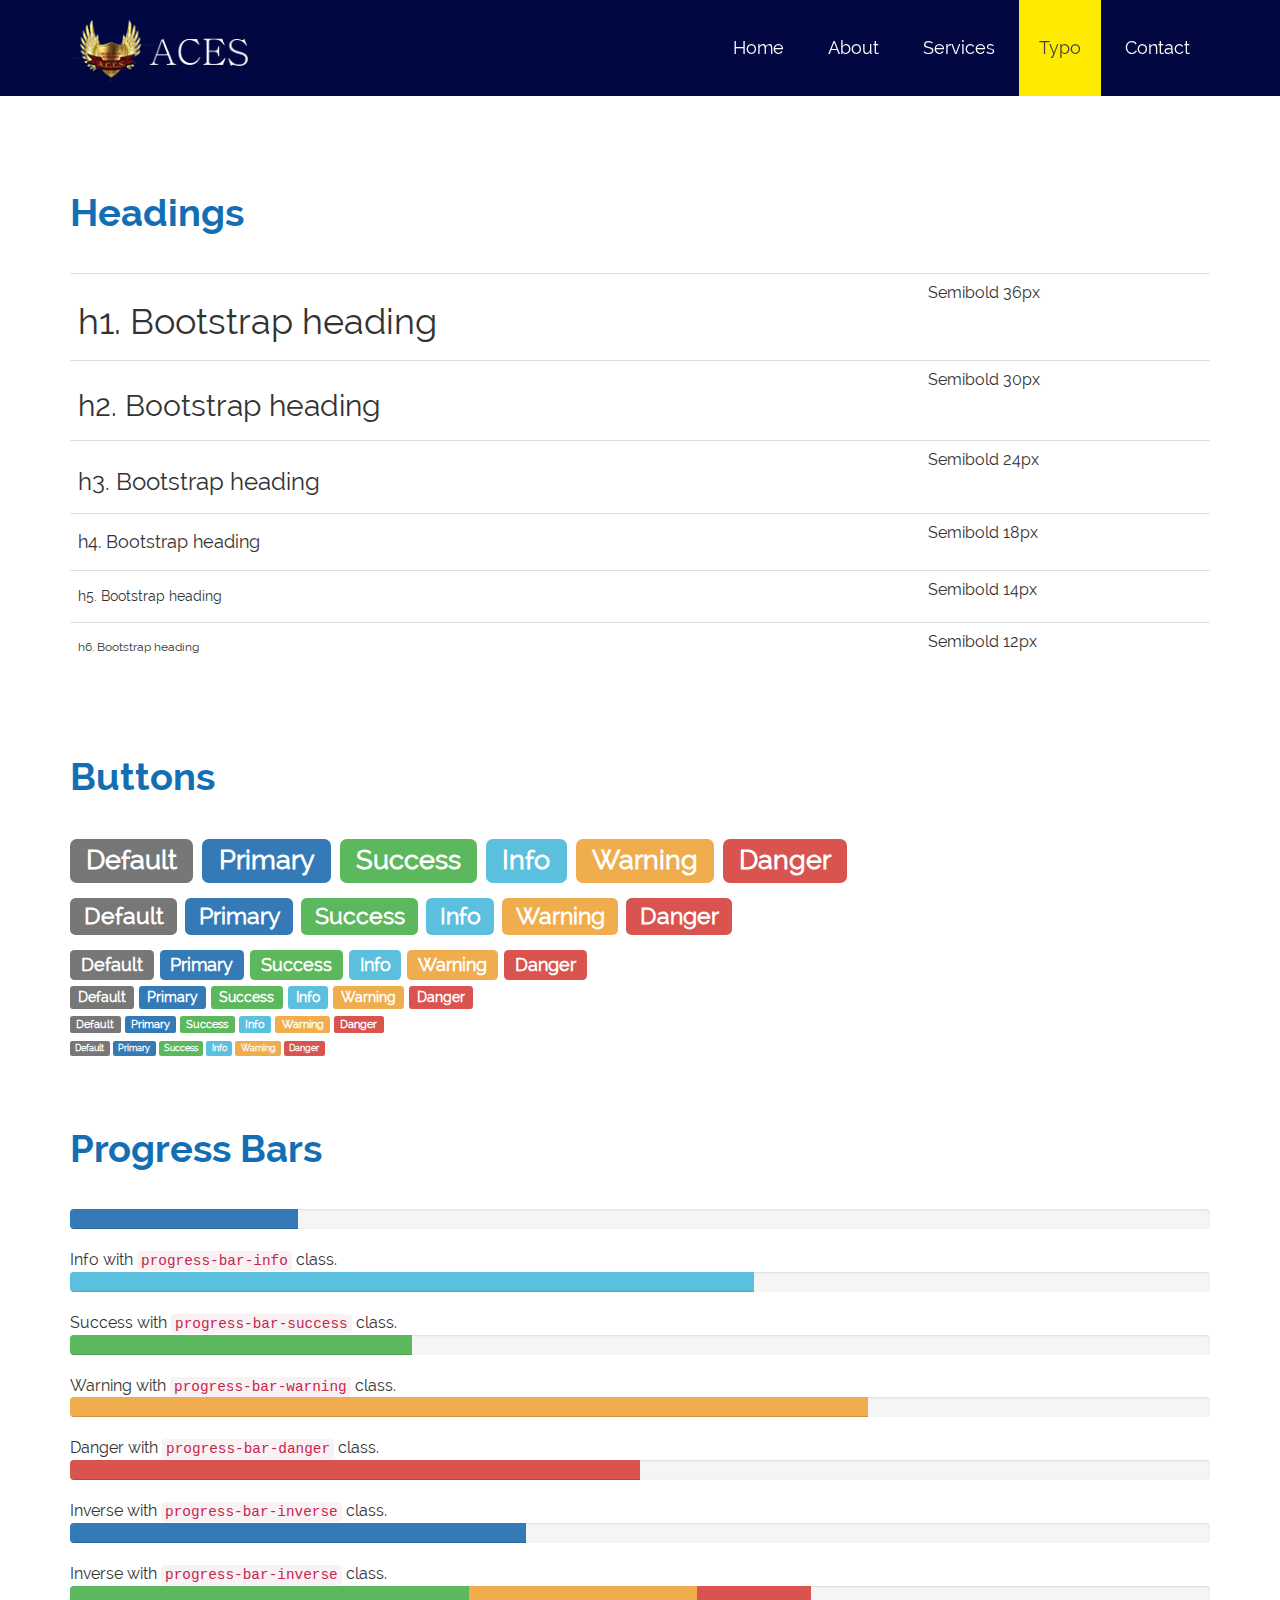
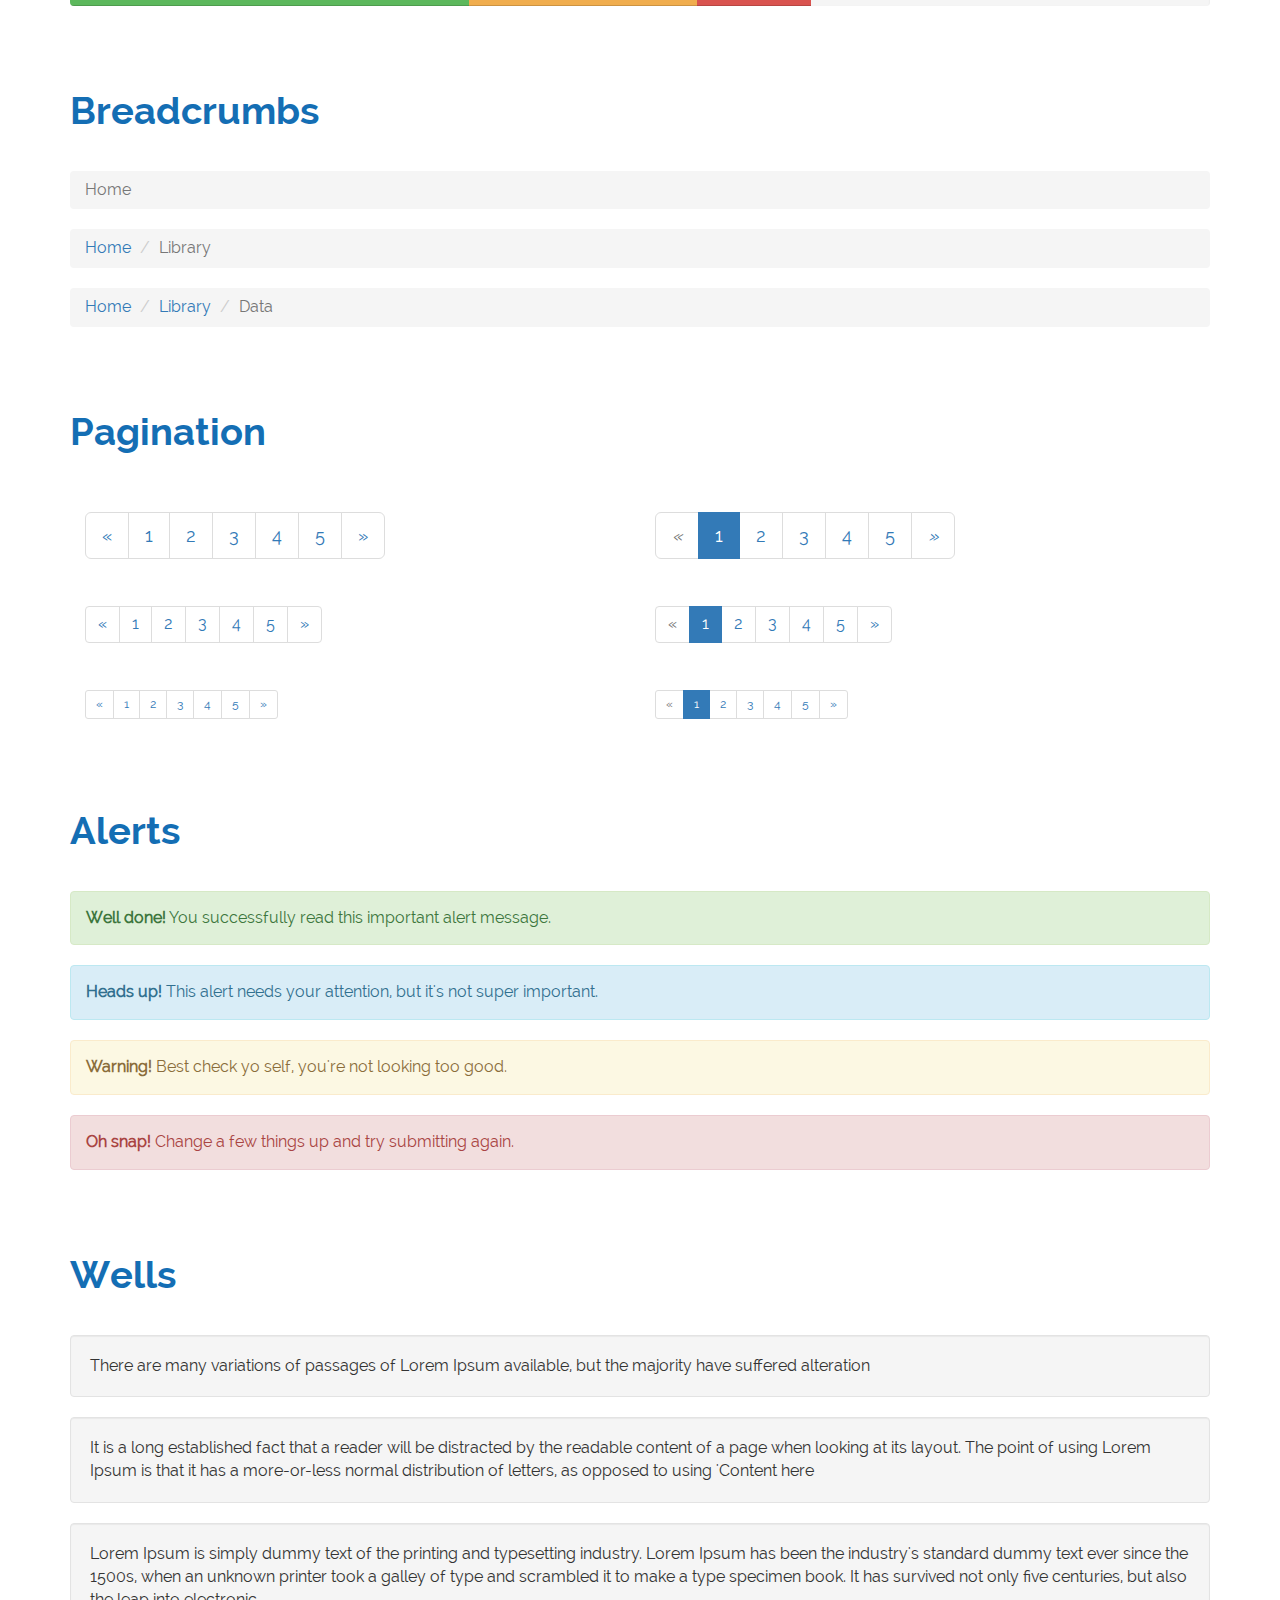
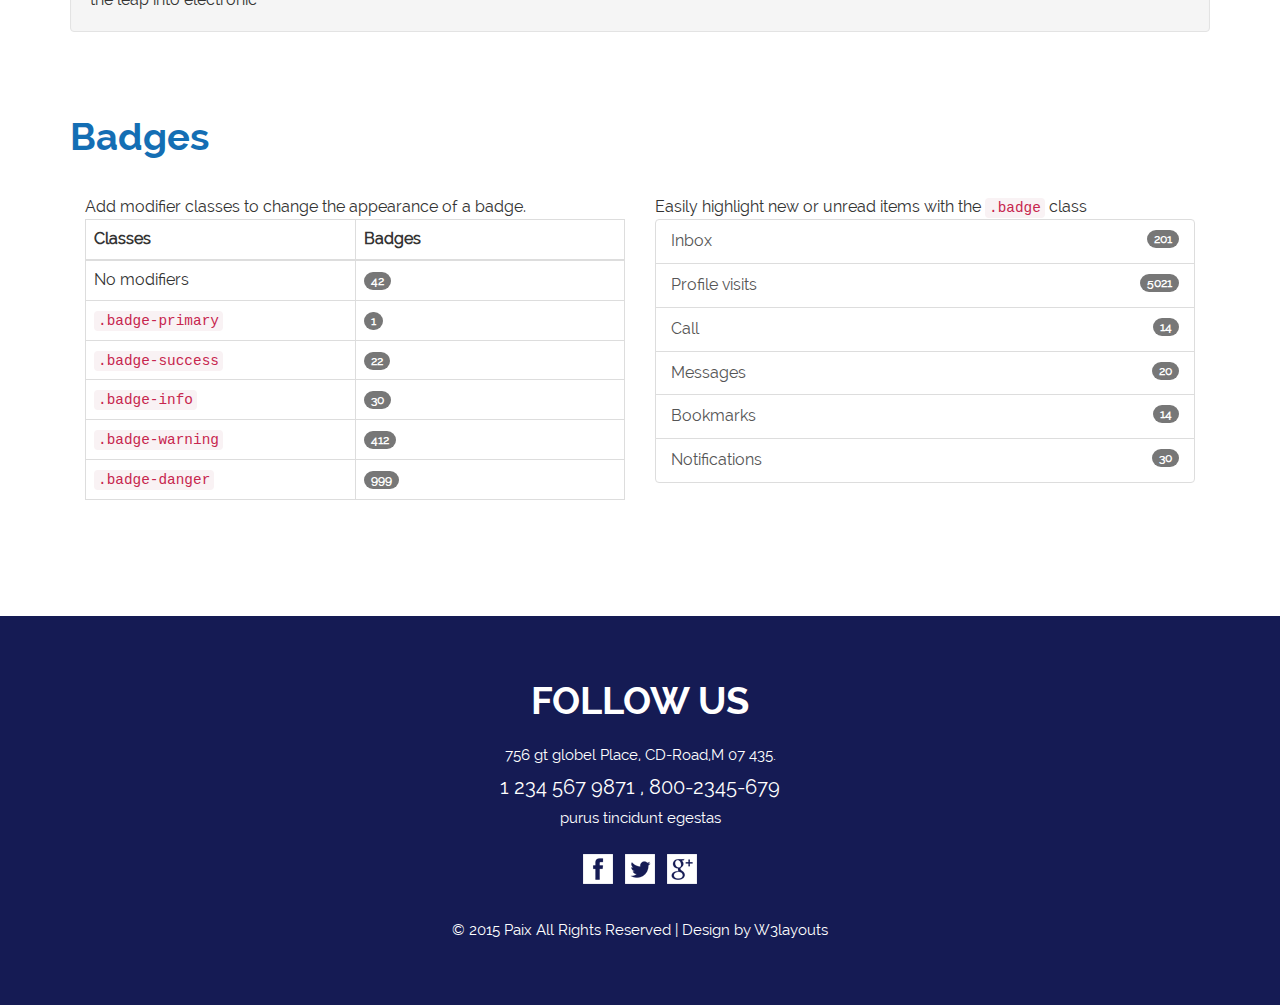
<file: typo.html>
<!--A Design by W3layouts
Author: W3layout
Author URL: http://w3layouts.com
License: Creative Commons Attribution 3.0 Unported
License URL: http://creativecommons.org/licenses/by/3.0/
-->
<!DOCTYPE html>
<html>
<head>
<title>Paix a Hotel Category Flat Bootstarp responsive Website Template | Typo :: w3layouts</title>
<meta name="viewport" content="width=device-width, initial-scale=1">
<meta http-equiv="Content-Type" content="text/html; charset=utf-8" />
<meta name="keywords" content="Paix Responsive web template, Bootstrap Web Templates, Flat Web Templates, Andriod Compatible web template, 
Smartphone Compatible web template, free webdesigns for Nokia, Samsung, LG, SonyErricsson, Motorola web design" />
<script type="application/x-javascript"> addEventListener("load", function() { setTimeout(hideURLbar, 0); }, false); function hideURLbar(){ window.scrollTo(0,1); } </script>
<link href="css/bootstrap.css" rel='stylesheet' type='text/css' />
<link href="css/style.css" rel='stylesheet' type='text/css' />
<script src="js/jquery.min.js"></script>
<!---- start-smoth-scrolling---->
<script type="text/javascript" src="js/move-top.js"></script>
<script type="text/javascript" src="js/easing.js"></script>
<script type="text/javascript">
			jQuery(document).ready(function($) {
				$(".scroll").click(function(event){		
					event.preventDefault();
					$('html,body').animate({scrollTop:$(this.hash).offset().top},1000);
				});
			});
		</script>
<!--start-smoth-scrolling-->
</head>
<body>
	<!--start-header-->
	<div class="header" id="home">
		<div class="container">
			<div class="head">
			<div class="logo">
				<a href="index.html"><img src="images/logo.png" alt="" /></a>
			</div>
			<div class="navigation">
				 <span class="menu"></span> 
					<ul class="navig">
						<li><a href="index.html"  class="hvr-bounce-to-bottom">Home</a></li>
						<li><a href="about.html" class="hvr-bounce-to-bottom">About</a></li>
						<li><a href="services.html" class="hvr-bounce-to-bottom">Services</a></li>
						<li><a href="typo.html" class="active hvr-bounce-to-bottom">Typo</a></li>
						<li><a href="contact.html" class="hvr-bounce-to-bottom">Contact</a></li>
					</ul>
			</div>
				<div class="clearfix"></div>
			</div>
			</div>
		</div>	
	<!-- script-for-menu -->
	<!-- script-for-menu -->
		<script>
			$("span.menu").click(function(){
				$(" ul.navig").slideToggle("slow" , function(){
				});
			});
		</script>
	<!--script-for-menu-->
	<!--pages-starts-->
	<div class="pages">
		<div class="container">
			<div class="headdings">
				<h3 class="ghj">Headings</h3>
					<div class="bs-example">
						<table class="table">
						  <tbody>
							<tr>
							  <td><h1 class="head" id="h1.-bootstrap-heading">h1. Bootstrap heading<a class="anchorjs-link" href="#h1.-bootstrap-heading"><span class="anchorjs-icon"></span></a></h1></td>
							  <td class="type-info">Semibold 36px</td>
							</tr>
							<tr>
							  <td><h2 class="head" id="h2.-bootstrap-heading">h2. Bootstrap heading<a class="anchorjs-link" href="#h2.-bootstrap-heading"><span class="anchorjs-icon"></span></a></h2></td>
							  <td class="type-info">Semibold 30px</td>
							</tr>
							<tr>
							  <td><h3 class="head" id="h3.-bootstrap-heading">h3. Bootstrap heading<a class="anchorjs-link" href="#h3.-bootstrap-heading"><span class="anchorjs-icon"></span></a></h3></td>
							  <td class="type-info">Semibold 24px</td>
							</tr>
							<tr>
							  <td><h4 class="head" id="h4.-bootstrap-heading">h4. Bootstrap heading<a class="anchorjs-link" href="#h4.-bootstrap-heading"><span class="anchorjs-icon"></span></a></h4></td>
							  <td class="type-info">Semibold 18px</td>
							</tr>
							<tr>
							  <td><h5 class="head" id="h5.-bootstrap-heading">h5. Bootstrap heading<a class="anchorjs-link" href="#h5.-bootstrap-heading"><span class="anchorjs-icon"></span></a></h5></td>
							  <td class="type-info">Semibold 14px</td>
							</tr>
							<tr>
							  <td><h6 class="head">h6. Bootstrap heading</h6></td>
							  <td class="type-info">Semibold 12px</td>
							</tr>
						  </tbody>
						</table>
					</div>
			</div>
			<div class="Buttons">
				<h3 class="ghj">Buttons</h3>
				  <h1 class="b1">
					<a href="#"><span class="label label-default">Default</span></a>
					<a href="#"><span class="label label-primary">Primary</span></a>
					<a href="#"><span class="label label-success">Success</span></a>
					<a href="#"><span class="label label-info">Info</span></a>
					<a href="#"><span class="label label-warning">Warning</span></a>
					<a href="#"><span class="label label-danger">Danger</span></a>
				  </h1>
				  <h2 class="b2">
					<a href="#"><span class="label label-default">Default</span></a>
					<a href="#"><span class="label label-primary">Primary</span></a>
					<a href="#"><span class="label label-success">Success</span></a>
					<a href="#"><span class="label label-info">Info</span></a>
					<a href="#"><span class="label label-warning">Warning</span></a>
					<a href="#"><span class="label label-danger">Danger</span></a>
				  </h2>
				  <h3 class="b3">
					<a href="#"><span class="label label-default">Default</span></a>
					<a href="#"><span class="label label-primary">Primary</span></a>
					<a href="#"><span class="label label-success">Success</span></a>
					<a href="#"><span class="label label-info">Info</span></a>
					<a href="#"><span class="label label-warning">Warning</span></a>
					<a href="#"><span class="label label-danger">Danger</span></a>
				  </h3>
				  <h4 class="b4">
					<a href="#"><span class="label label-default">Default</span></a>
					<a href="#"><span class="label label-primary">Primary</span></a>
					<a href="#"><span class="label label-success">Success</span></a>
					<a href="#"><span class="label label-info">Info</span></a>
					<a href="#"><span class="label label-warning">Warning</span></a>
					<a href="#"><span class="label label-danger">Danger</span></a>
				  </h4>
				  <h5 class="b5">
					<a href="#"><span class="label label-default">Default</span></a>
					<a href="#"><span class="label label-primary">Primary</span></a>
					<a href="#"><span class="label label-success">Success</span></a>
					<a href="#"><span class="label label-info">Info</span></a>
					<a href="#"><span class="label label-warning">Warning</span></a>
					<a href="#"><span class="label label-danger">Danger</span></a>
				  </h5>
				  <h6 class="b6">
					<a href="#"><span class="label label-default">Default</span></a>
					<a href="#"><span class="label label-primary">Primary</span></a>
					<a href="#"><span class="label label-success">Success</span></a>
					<a href="#"><span class="label label-info">Info</span></a>
					<a href="#"><span class="label label-warning">Warning</span></a>
					<a href="#"><span class="label label-danger">Danger</span></a>
				  </h6>
		    </div>
		    <div class="progress-bars">
			 <h3 class="ghj">Progress Bars</h3>
				 <div class="tab-content">
					  <div class="tab-pane active" id="domprogress">
						  <div class="progress">    
							<div class="progress-bar progress-bar-primary" style="width: 20%"></div>
						  </div>
						  <p>Info with <code>progress-bar-info</code> class.</p>
						  <div class="progress">    
							<div class="progress-bar progress-bar-info" style="width: 60%"></div>
						  </div>
						  <p>Success with <code>progress-bar-success</code> class.</p>
						  <div class="progress">
							<div class="progress-bar progress-bar-success" style="width: 30%"></div>
						  </div>
						  <p>Warning with <code>progress-bar-warning</code> class.</p>
						  <div class="progress">
							<div class="progress-bar progress-bar-warning" style="width: 70%"></div>
						  </div>
						  <p>Danger with <code>progress-bar-danger</code> class.</p>
						  <div class="progress">
							<div class="progress-bar progress-bar-danger" style="width: 50%"></div>
						  </div>
						  <p>Inverse with <code>progress-bar-inverse</code> class.</p>
						  <div class="progress">
							<div class="progress-bar progress-bar-inverse" style="width: 40%"></div>
						  </div>
						   <p>Inverse with <code>progress-bar-inverse</code> class.</p>
						  <div class="progress">
							<div class="progress-bar progress-bar-success" style="width: 35%"><span class="sr-only">35% Complete (success)</span></div>
							<div class="progress-bar progress-bar-warning" style="width: 20%"><span class="sr-only">20% Complete (warning)</span></div>
							<div class="progress-bar progress-bar-danger" style="width: 10%"><span class="sr-only">10% Complete (danger)</span></div>
						  </div>
					</div>
			   </div>
		    </div>
			<div class="bread-crumbs">
				 <h3 class="ghj">Breadcrumbs</h3>
				   <ol class="breadcrumb">
				  <li class="active">Home</li>
				</ol>
				<ol class="breadcrumb">
				  <li><a href="#">Home</a></li>
				  <li class="active">Library</li>
				</ol>
				<ol class="breadcrumb">
				  <li><a href="#">Home</a></li>
				  <li><a href="#">Library</a></li>
				  <li class="active">Data</li>
				</ol>
		    </div>
			<div class="pagenatin">
				<h3 class="ghj">Pagination</h3>
					<div class="col-md-6">
					  <nav>
					  <ul class="pagination pagination-lg">
						<li><a href="#" aria-label="Previous"><span aria-hidden="true">«</span></a></li>
						<li><a href="#">1</a></li>
						<li><a href="#">2</a></li>
						<li><a href="#">3</a></li>
						<li><a href="#">4</a></li>
						<li><a href="#">5</a></li>
						<li><a href="#" aria-label="Next"><span aria-hidden="true">»</span></a></li>
					  </ul>
					  </nav>
					  <nav>
					  <ul class="pagination">
						<li><a href="#" aria-label="Previous"><span aria-hidden="true">«</span></a></li>
						<li><a href="#">1</a></li>
						<li><a href="#">2</a></li>
						<li><a href="#">3</a></li>
						<li><a href="#">4</a></li>
						<li><a href="#">5</a></li>
						<li><a href="#" aria-label="Next"><span aria-hidden="true">»</span></a></li>
					  </ul>
					  </nav>
					  <nav>
						<ul class="pagination pagination-sm">
							<li><a href="#" aria-label="Previous"><span aria-hidden="true">«</span></a></li>
							<li><a href="#">1</a></li>
							<li><a href="#">2</a></li>
							<li><a href="#">3</a></li>
							<li><a href="#">4</a></li>
							<li><a href="#">5</a></li>
							<li><a href="#" aria-label="Next"><span aria-hidden="true">»</span></a></li>
						</ul>
					  </nav>
					</div>
					<div class="col-md-6">
						<nav>
							<ul class="pagination pagination-lg">
									<li class="disabled"><a href="#"><i class="fa fa-angle-left">«</i></a></li>
									<li class="active"><a href="#">1</a></li>
									<li><a href="#">2</a></li>
									<li><a href="#">3</a></li>
									<li><a href="#">4</a></li>
									<li><a href="#">5</a></li>
									<li><a href="#"><i class="fa fa-angle-right">»</i></a></li>
							</ul>
						</nav>
						<nav>
						  <ul class="pagination">
							<li class="disabled"><a href="#" aria-label="Previous"><span aria-hidden="true">«</span></a></li>
							<li class="active"><a href="#">1 <span class="sr-only">(current)</span></a></li>
							<li><a href="#">2</a></li>
							<li><a href="#">3</a></li>
							<li><a href="#">4</a></li>
							<li><a href="#">5</a></li>
							<li><a href="#" aria-label="Next"><span aria-hidden="true">»</span></a></li>
						 </ul>
					    </nav>
					    <nav>
							 <ul class="pagination pagination-sm">
								<li class="disabled"><a href="#"><i class="fa fa-angle-left"></i>«</a></li>
								<li class="active"><a href="#">1</a></li>
								<li><a href="#">2</a></li>
								<li><a href="#">3</a></li>
								<li><a href="#">4</a></li>
								<li><a href="#">5</a></li>
								<li><a href="#"><i class="fa fa-angle-right"></i>»</a></li>
							</ul>
						</nav>
					</div>
					<div class="clearfix"> </div>
			</div>
			<div class="alerts">
			  <h3 class="ghj">Alerts</h3>
			   <div class="alert alert-success" role="alert">
					<strong>Well done!</strong> You successfully read this important alert message.
			   </div>
			   <div class="alert alert-info" role="alert">
					<strong>Heads up!</strong> This alert needs your attention, but it's not super important.
			   </div>
			   <div class="alert alert-warning" role="alert">
					<strong>Warning!</strong> Best check yo self, you're not looking too good.
			   </div>
			   <div class="alert alert-danger" role="alert">
					<strong>Oh snap!</strong> Change a few things up and try submitting again.
			   </div>
		    </div>
			<div class="distracted">
			  <h3 class="ghj">Wells</h3>
				   <div class="well">
					There are many variations of passages of Lorem Ipsum available, but the majority have suffered alteration
				   </div>
				   <div class="well">
					It is a long established fact that a reader will be distracted by the readable content of a page when looking at its layout. The point of using Lorem Ipsum is that it has a more-or-less normal distribution of letters, as opposed to using 'Content here
				   </div>
				   <div class="well">
					Lorem Ipsum is simply dummy text of the printing and typesetting industry. Lorem Ipsum has been the industry's standard dummy text ever since the 1500s, when an unknown printer took a galley of type and scrambled it to make a type specimen book. It has survived not only five centuries, but also the leap into electronic
				   </div>
		    </div>
		<div class="appearance">
			 <h3 class="ghj">Badges</h3>
				<div class="col-md-6">
					<p>Add modifier classes to change the appearance of a badge.</p>
					  <table class="table table-bordered">
						<thead>
							<tr>
								<th width="50%">Classes</th>
								<th width="50%">Badges</th>
							</tr>
						</thead>
						<tbody>
							<tr>
								<td>No modifiers</td>
								<td><span class="badge">42</span></td>
							</tr>
							<tr>
								<td><code>.badge-primary</code></td>
								<td><span class="badge badge-primary">1</span></td>
							</tr>
							<tr>
								<td><code>.badge-success</code></td>
								<td><span class="badge badge-success">22</span></td>
							</tr>
							<tr>
								<td><code>.badge-info</code></td>
								<td><span class="badge badge-info">30</span></td>
							</tr>
							<tr>
								<td><code>.badge-warning</code></td>
								<td><span class="badge badge-warning">412</span></td>
							</tr>
							<tr>
								<td><code>.badge-danger</code></td>
								<td><span class="badge badge-danger">999</span></td>
							</tr>
						</tbody>
					</table>                    
				</div>
				<div class="col-md-6">
				  <p>Easily highlight new or unread items with the <code>.badge</code> class</p>
					<div class="list-group list-group-alternate"> 
						<a href="#" class="list-group-item"><span class="badge">201</span> <i class="ti ti-email"></i> Inbox </a> 
						<a href="#" class="list-group-item"><span class="badge badge-primary">5021</span> <i class="ti ti-eye"></i> Profile visits </a> 
						<a href="#" class="list-group-item"><span class="badge">14</span> <i class="ti ti-headphone-alt"></i> Call </a> 
						<a href="#" class="list-group-item"><span class="badge">20</span> <i class="ti ti-comments"></i> Messages </a> 
						<a href="#" class="list-group-item"><span class="badge badge-warning">14</span> <i class="ti ti-bookmark"></i> Bookmarks </a> 
						<a href="#" class="list-group-item"><span class="badge badge-danger">30</span> <i class="ti ti-bell"></i> Notifications </a> 
					</div>
			    </div>
			   <div class="clearfix"> </div>
			</div>
		</div>	
	</div>	
	<!----pages-end---->
	<!--start-footer-->
	<div class="footer">
		<div class="container">
		<div class="touch-top heading">
				<h3>FOLLOW US</h3>
			</div>
			<div class="touch-bottom">
				<p>756 gt globel Place, CD-Road,M 07 435.</p>
				<h6 >1 234 567 9871 , 800-2345-679</h6>
				<p>purus tincidunt egestas</p>
				<ul>
					<li><a href="#"><span class="fb"> </span></a></li>
					<li><a href="#"><span class="twit"> </span></a></li>
					<li><a href="#"><span class="google"> </span></a></li>
				</ul>
			</div>
			<div class="footer-top">
				<p class="footer-class">© 2015 Paix All Rights Reserved | Design by  <a href="http://w3layouts.com/" target="_blank">W3layouts</a> </p>
			</div>
		</div>
		<script type="text/javascript">
									$(document).ready(function() {
										/*
										var defaults = {
								  			containerID: 'toTop', // fading element id
											containerHoverID: 'toTopHover', // fading element hover id
											scrollSpeed: 1200,
											easingType: 'linear' 
								 		};
										*/
										
										$().UItoTop({ easingType: 'easeOutQuart' });
										
									});
								</script>
		<a href="#home" id="toTop" class="scroll" style="display: block;"> <span id="toTopHover" style="opacity: 1;"> </span></a>
	</div>
	<!--end-footer-->
</body>
</html>
</file>
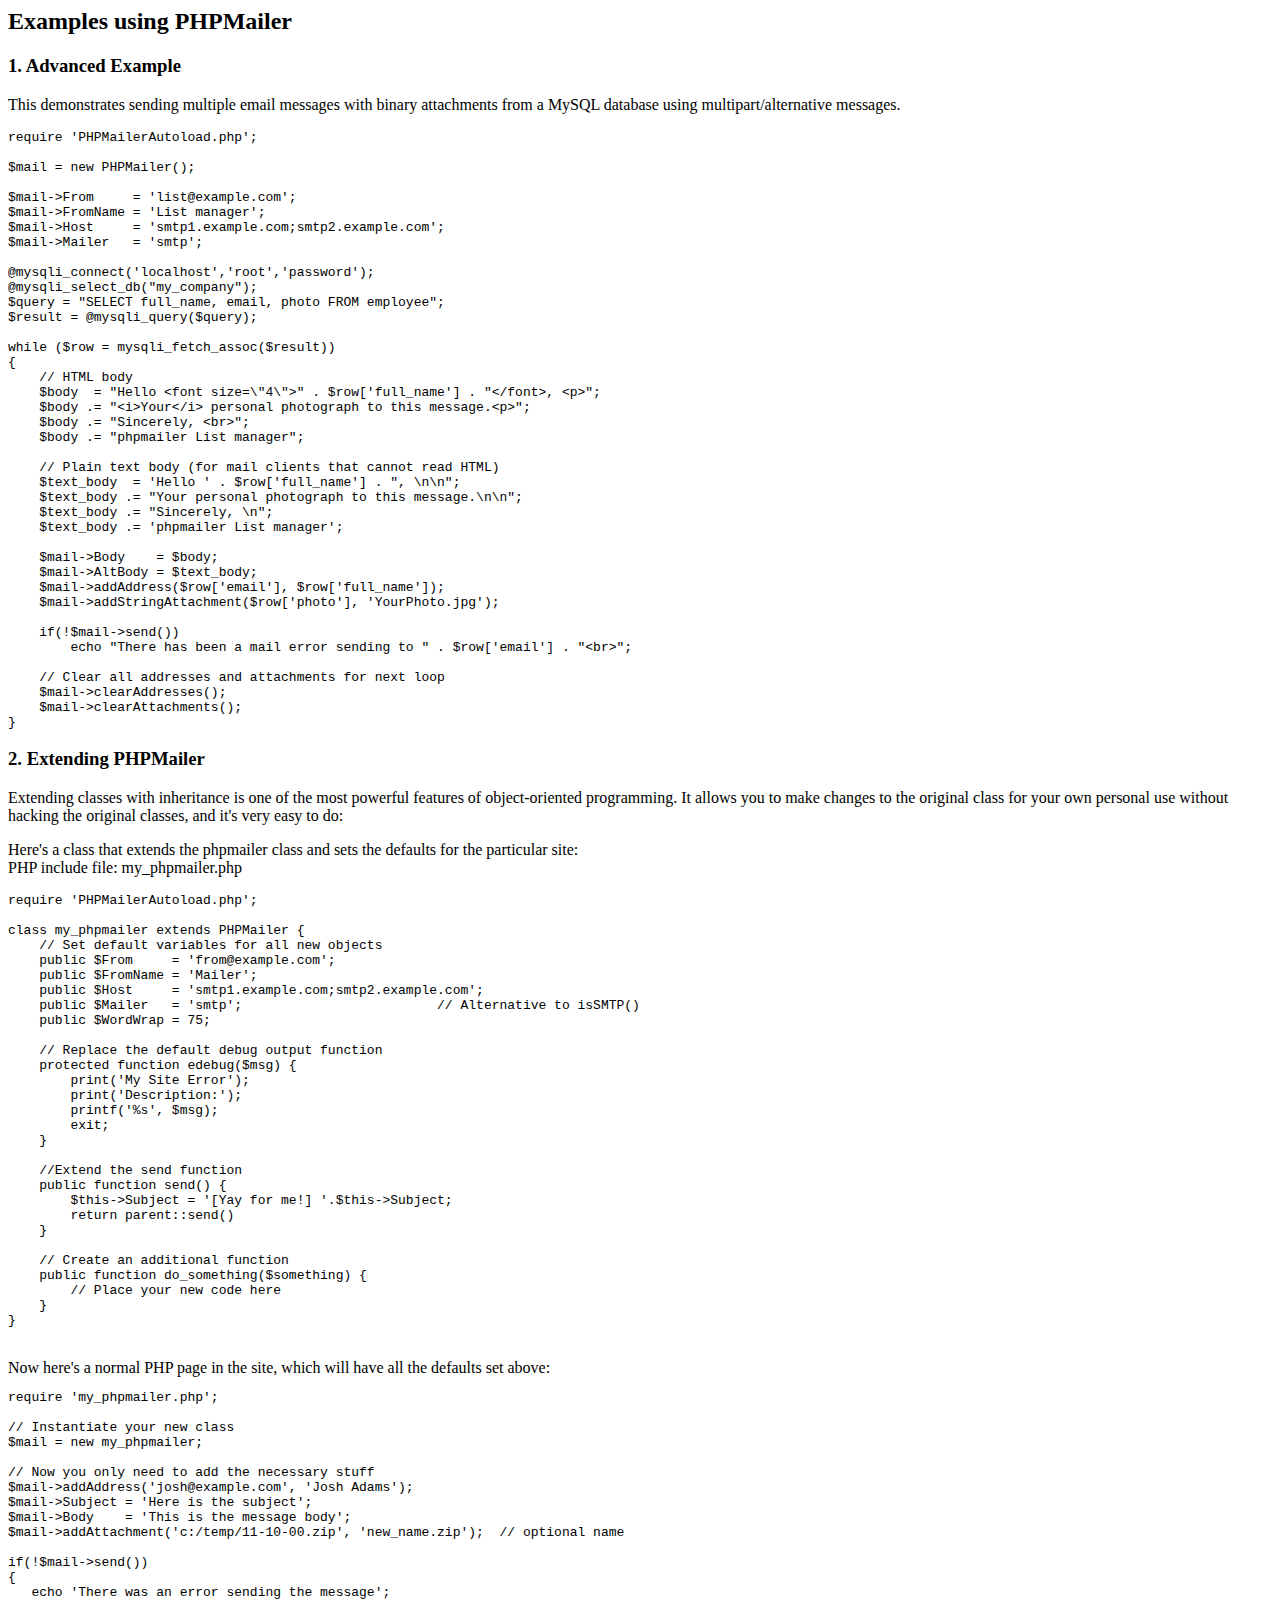
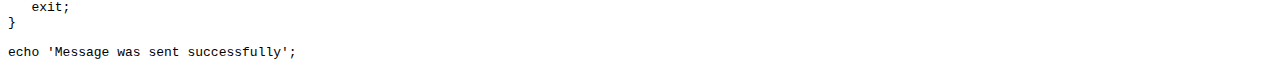
<file: PHPMailer/docs/extending.html>
<html>
<head>
<title>Examples using phpmailer</title>
</head>

<body>

<h2>Examples using PHPMailer</h2>

<h3>1. Advanced Example</h3>
<p>

This demonstrates sending multiple email messages with binary attachments
from a MySQL database using multipart/alternative messages.<p>

<pre>
require 'PHPMailerAutoload.php';

$mail = new PHPMailer();

$mail->From     = 'list@example.com';
$mail->FromName = 'List manager';
$mail->Host     = 'smtp1.example.com;smtp2.example.com';
$mail->Mailer   = 'smtp';

@mysqli_connect('localhost','root','password');
@mysqli_select_db("my_company");
$query = "SELECT full_name, email, photo FROM employee";
$result = @mysqli_query($query);

while ($row = mysqli_fetch_assoc($result))
{
    // HTML body
    $body  = "Hello &lt;font size=\"4\"&gt;" . $row['full_name'] . "&lt;/font&gt;, &lt;p&gt;";
    $body .= "&lt;i&gt;Your&lt;/i&gt; personal photograph to this message.&lt;p&gt;";
    $body .= "Sincerely, &lt;br&gt;";
    $body .= "phpmailer List manager";

    // Plain text body (for mail clients that cannot read HTML)
    $text_body  = 'Hello ' . $row['full_name'] . ", \n\n";
    $text_body .= "Your personal photograph to this message.\n\n";
    $text_body .= "Sincerely, \n";
    $text_body .= 'phpmailer List manager';

    $mail->Body    = $body;
    $mail->AltBody = $text_body;
    $mail->addAddress($row['email'], $row['full_name']);
    $mail->addStringAttachment($row['photo'], 'YourPhoto.jpg');

    if(!$mail->send())
        echo "There has been a mail error sending to " . $row['email'] . "&lt;br&gt;";

    // Clear all addresses and attachments for next loop
    $mail->clearAddresses();
    $mail->clearAttachments();
}
</pre>
<p>

<h3>2. Extending PHPMailer</h3>
<p>

Extending classes with inheritance is one of the most
powerful features of object-oriented programming. It allows you to make changes to the
original class for your own personal use without hacking the original
classes, and it's very easy to do:

<p>
Here's a class that extends the phpmailer class and sets the defaults
for the particular site:<br>
PHP include file: my_phpmailer.php
<p>

<pre>
require 'PHPMailerAutoload.php';

class my_phpmailer extends PHPMailer {
    // Set default variables for all new objects
    public $From     = 'from@example.com';
    public $FromName = 'Mailer';
    public $Host     = 'smtp1.example.com;smtp2.example.com';
    public $Mailer   = 'smtp';                         // Alternative to isSMTP()
    public $WordWrap = 75;

    // Replace the default debug output function
    protected function edebug($msg) {
        print('My Site Error');
        print('Description:');
        printf('%s', $msg);
        exit;
    }

    //Extend the send function
    public function send() {
        $this->Subject = '[Yay for me!] '.$this->Subject;
        return parent::send()
    }

    // Create an additional function
    public function do_something($something) {
        // Place your new code here
    }
}
</pre>
<br>
Now here's a normal PHP page in the site, which will have all the defaults set above:<br>

<pre>
require 'my_phpmailer.php';

// Instantiate your new class
$mail = new my_phpmailer;

// Now you only need to add the necessary stuff
$mail->addAddress('josh@example.com', 'Josh Adams');
$mail->Subject = 'Here is the subject';
$mail->Body    = 'This is the message body';
$mail->addAttachment('c:/temp/11-10-00.zip', 'new_name.zip');  // optional name

if(!$mail->send())
{
   echo 'There was an error sending the message';
   exit;
}

echo 'Message was sent successfully';
</pre>
</body>
</html>
</file>
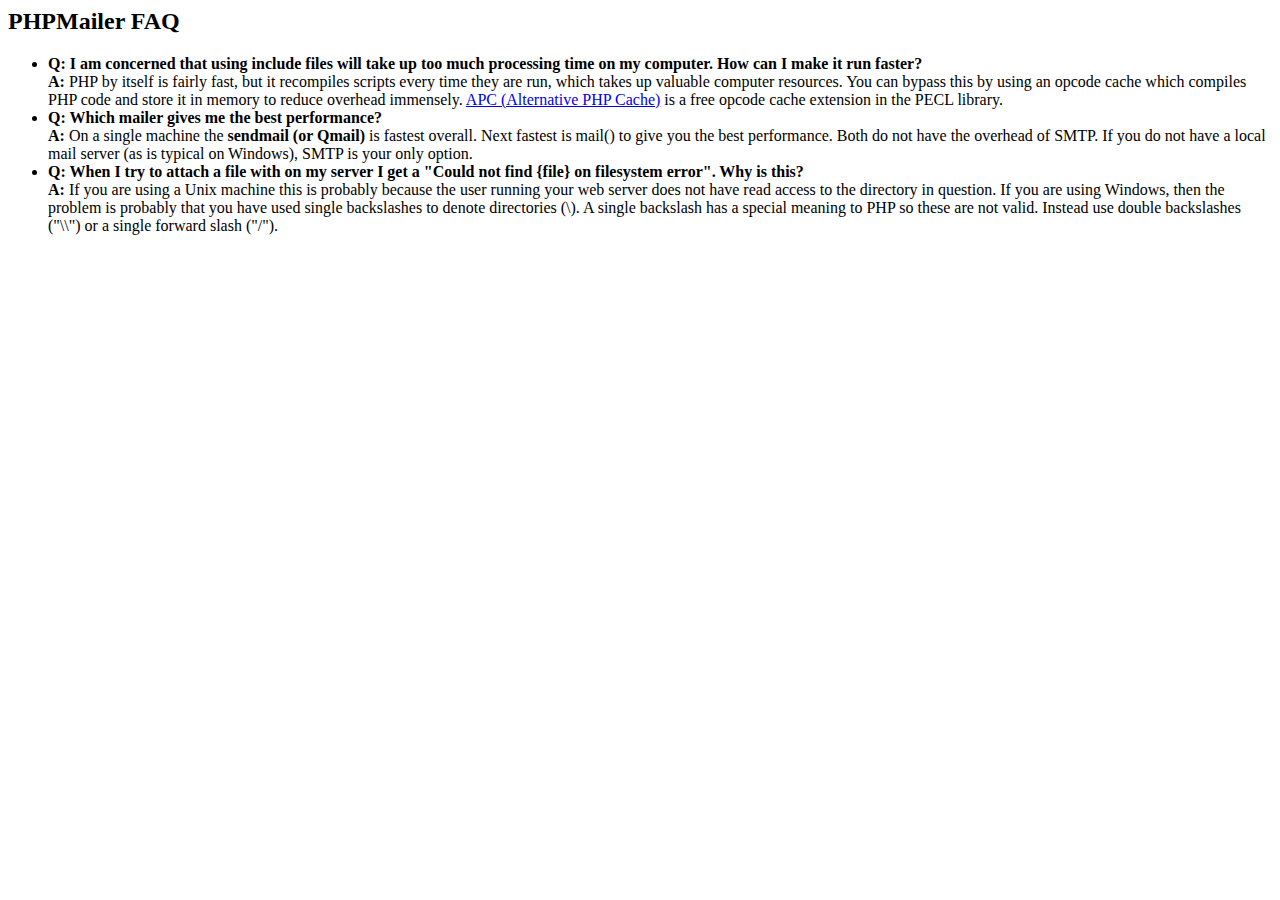
<file: PHPMailer/docs/faq.html>
﻿<html>
<head>
<title>PHPMailer FAQ</title>
</head>
<body>
<h2>PHPMailer FAQ</h2>
<ul>
    <li><strong>Q: I am concerned that using include files will take up too much
    processing time on my computer. How can I make it run faster?</strong><br>
    <strong>A:</strong> PHP by itself is fairly fast, but it recompiles scripts every time they are run, which takes up valuable
    computer resources. You can bypass this by using an opcode cache which compiles
    PHP code and store it in memory to reduce overhead immensely. <a href="http://www.php.net/apc/">APC
    (Alternative PHP Cache)</a> is a free opcode cache extension in the PECL library.</li>
    <li><strong>Q: Which mailer gives me the best performance?</strong><br>
    <strong>A:</strong> On a single machine the <strong>sendmail (or Qmail)</strong> is fastest overall.
    Next fastest is mail() to give you the best performance. Both do not have the overhead of SMTP.
    If you do not have a local mail server (as is typical on Windows), SMTP is your only option.</li>
    <li><strong>Q: When I try to attach a file with on my server I get a
    "Could not find {file} on filesystem error". Why is this?</strong><br>
    <strong>A:</strong> If you are using a Unix machine this is probably because the user
    running your web server does not have read access to the directory in question. If you are using Windows,
    then the problem is probably that you have used single backslashes to denote directories (\).
    A single backslash has a special meaning to PHP so these are not
    valid. Instead use double backslashes ("\\") or a single forward
    slash ("/").</li>
</ul>
</body>
</html>
</file>
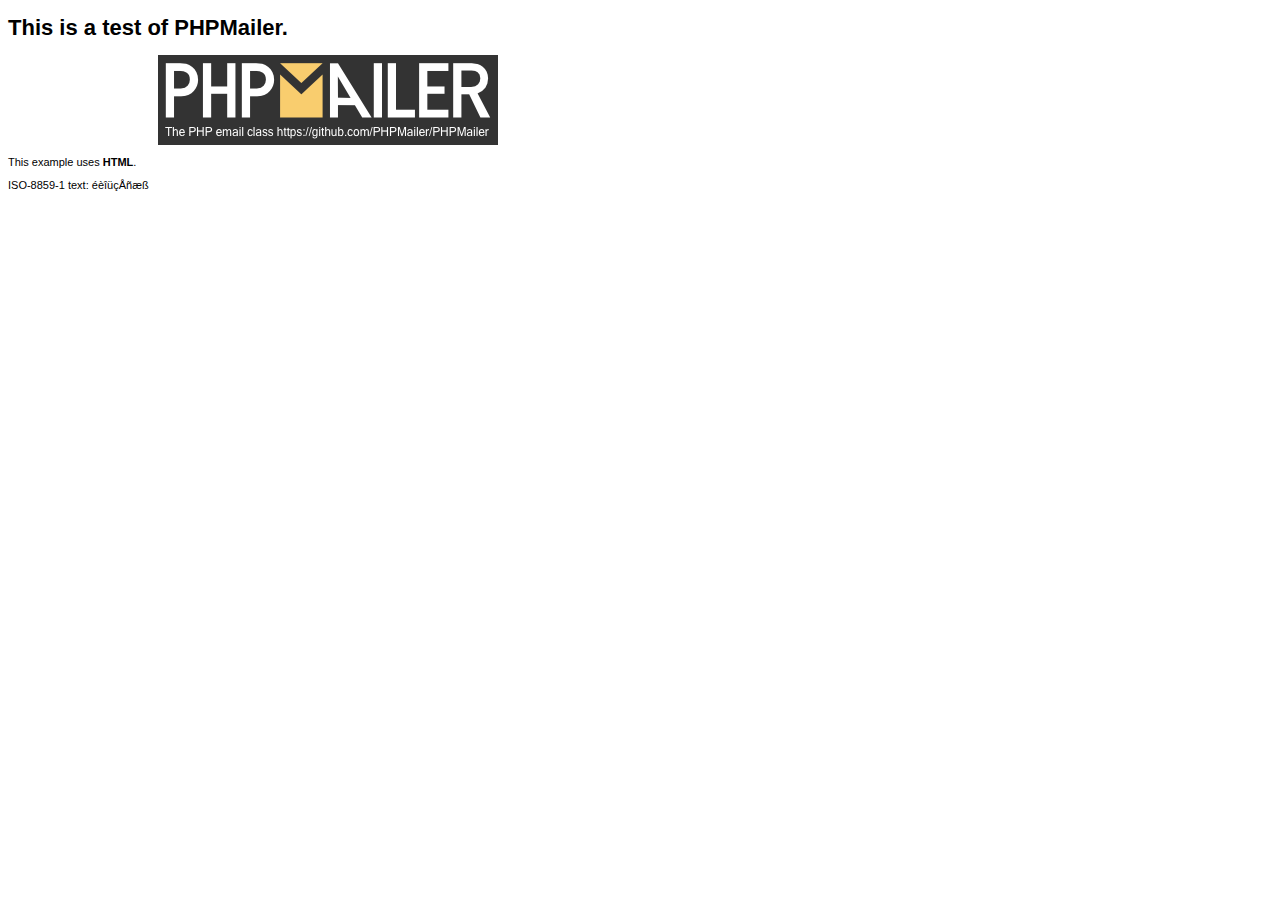
<file: PHPMailer/examples/contents.html>
<!DOCTYPE HTML PUBLIC "-//W3C//DTD HTML 4.01 Transitional//EN" "http://www.w3.org/TR/html4/loose.dtd">
<html>
<head>
  <meta http-equiv="Content-Type" content="text/html; charset=iso-8859-1">
  <title>PHPMailer Test</title>
</head>
<body>
<div style="width: 640px; font-family: Arial, Helvetica, sans-serif; font-size: 11px;">
  <h1>This is a test of PHPMailer.</h1>
  <div align="center">
    <a href="https://github.com/PHPMailer/PHPMailer/"><img src="images/phpmailer.png" height="90" width="340" alt="PHPMailer rocks"></a>
  </div>
  <p>This example uses <strong>HTML</strong>.</p>
  <p>ISO-8859-1 text: ���������</p>
</div>
</body>
</html>
</file>
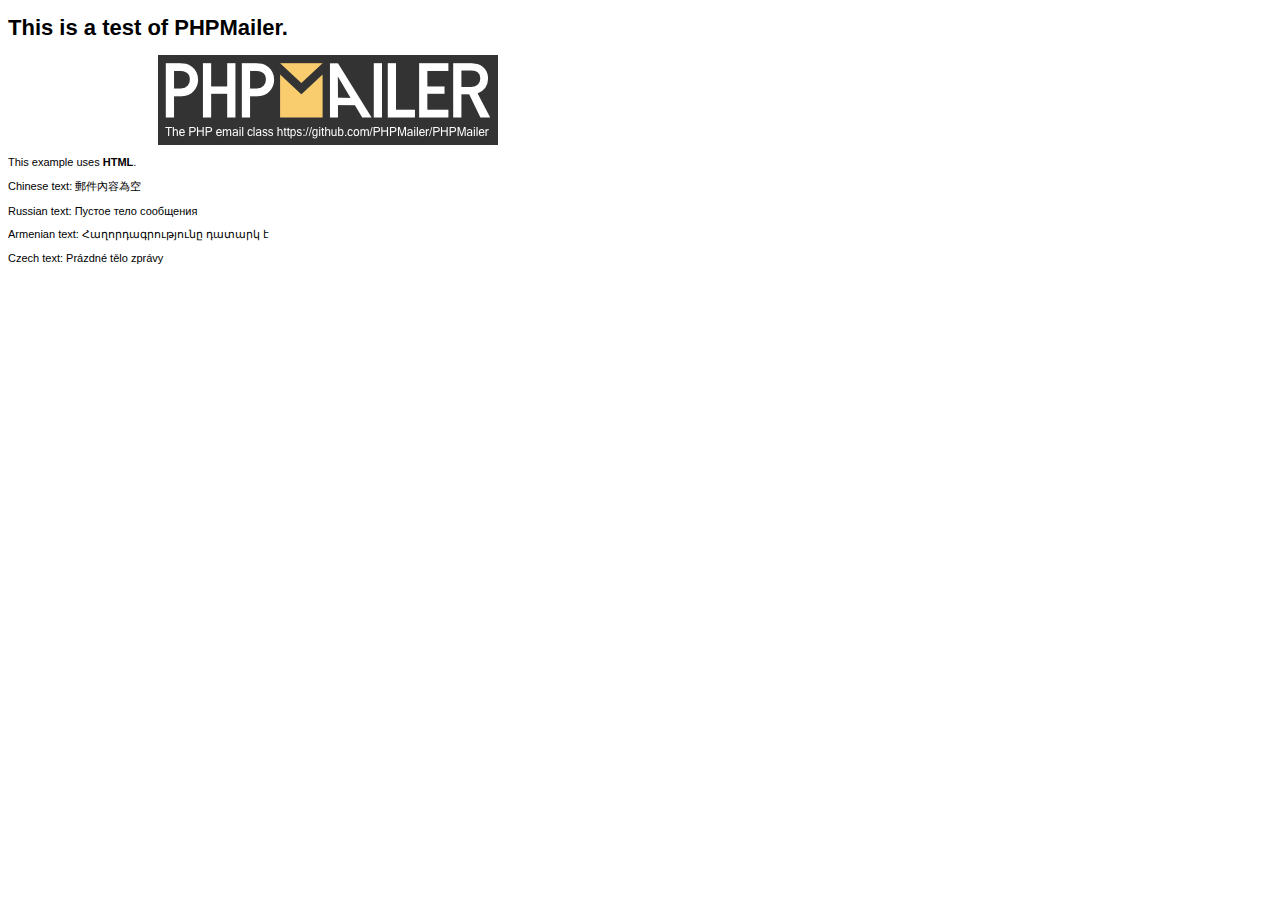
<file: PHPMailer/examples/contentsutf8.html>
<!DOCTYPE HTML PUBLIC "-//W3C//DTD HTML 4.01 Transitional//EN" "http://www.w3.org/TR/html4/loose.dtd">
<html>
<head>
  <meta http-equiv="Content-Type" content="text/html; charset=utf-8">
  <title>PHPMailer Test</title>
</head>
<body>
<div style="width: 640px; font-family: Arial, Helvetica, sans-serif; font-size: 11px;">
  <h1>This is a test of PHPMailer.</h1>
  <div align="center">
    <a href="https://github.com/PHPMailer/PHPMailer/"><img src="images/phpmailer.png" height="90" width="340" alt="PHPMailer rocks"></a>
  </div>
  <p>This example uses <strong>HTML</strong>.</p>
  <p>Chinese text: 郵件內容為空</p>
  <p>Russian text: Пустое тело сообщения</p>
  <p>Armenian text: Հաղորդագրությունը դատարկ է</p>
  <p>Czech text: Prázdné tělo zprávy</p>
</div>
</body>
</html>
</file>
<file: css/style.css>
/*--
Author: W3layouts
Author URL: http://w3layouts.com
License: Creative Commons Attribution 3.0 Unported
License URL: http://creativecommons.org/licenses/by/3.0/
--*/
@font-face {
    font-family: 'Raleway-Bold';
    src:url(../fonts/Raleway-Bold.ttf) format('truetype');
}
@font-face {
    font-family: 'Raleway-Regular';
    src:url(../fonts/Raleway-Regular.ttf) format('truetype');
}
@font-face {
    font-family: 'OpenSans-Regular';
    src:url(../fonts/Raleway-SemiBold.ttf) format('truetype');
}
html, body{
    font-size: 100%;
	background:	#fff;
}
body {
	font-size: 100%;
	font-family: 'Raleway-Regular';
}
body a{
	transition: 0.5s all ease;
	-webkit-transition: 0.5s all ease;
	-moz-transition: 0.5s all ease;
	-o-transition: 0.5s all ease;
	-ms-transition: 0.5s all ease;
}
p{
	margin:0;
}
ul,label{
	margin:0;
	padding:0;
}
body a:hover{
	text-decoration:none;
}
/*--Header-Starts--*/
.navigation {
	float: right;
}
.logo {
	float: left;
	margin-top: 1.8%;
}
.logo a {
	display: block;
}
.logo h1 a{
	font-size: 1.1em;
	font-weight: 700;
	color: #67267a;
	margin: 0;
}
.logo h1 a:hover{
	text-decoration:none;
	color: #67267a;
	transition: 0.5s all ease;
	-webkit-transition: 0.5s all ease;
	-moz-transition: 0.5s all ease;
	-o-transition: 0.5s all ease;
	-ms-transition: 0.5s all ease;
}
.header {
	background: #010740;
}
ul.navig {
	padding: 0;
}
ul.navig li span {
	color: #fff;
	margin: 0 15px;
	font-size: 16px;
}
ul.navig li {
	display: inline-block;
}
ul.navig li a {
	font-size: 1.15em;
	color: #fff;
	font-weight: 400;
	text-decoration: none;
	padding: 39px 20px;
}
ul.navig li a:hover ul.navig li a:after{
	display: block;
}
@media (max-width: 768px){
span.menu:before {
	content: url(../images/nav-icon.png);
	cursor: pointer;	
	height:32px;
}
.header {
	padding: 10px 0px;
}
ul.navig li.plan:hover ul.sub-nav{
	display:none;
}
ul.navig {
	width: 11%;
	float: right;
	margin:0;
}
ul.navig{
	display:none;
}
ul.navig li {
	font-size: 12px;
	display:inline-block;
	width: 100%;
	margin:0;
}
ul.navig li a {
	width: 100%;
	font-weight: 600;
	display: block;
	color: rgba(64, 63, 69, 1);
}
span.menu {
	display: block;
	float: right;
	margin: 16px 0px 0 0;
}
ul.navig {
  margin: 0;
  z-index: 999;
  position: absolute;
  width: 96%;
  text-align: center;
  top: 9.6%;
  left: 2%;
  background: rgba(255, 255, 255, 0.97);
}
.navigation {
	height: 60px;
	padding: 0px 0px 0em;
	margin-bottom: 0em;
}
}
/* Bounce To Bottom */
.hvr-bounce-to-bottom {
	display: inline-block;
	vertical-align: middle;
	-webkit-transform: translateZ(0);
	transform: translateZ(0);
	box-shadow: 0 0 1px rgba(0, 0, 0, 0);
	-webkit-backface-visibility: hidden;
	backface-visibility: hidden;
	-moz-osx-font-smoothing: grayscale;
	position: relative;
	-webkit-transition-property: color;
	transition-property: color;
	-webkit-transition-duration: 0.5s;
	transition-duration: 0.5s;
}
.hvr-bounce-to-bottom:before {
	content: "";
	position: absolute;
	z-index: -1;
	top: 0;
	left: 0;
	right: 0;
	bottom: 0;
	background: #ffeb00;
	-webkit-transform: scaleY(0);
	transform: scaleY(0);
	-webkit-transform-origin: 50% 0;
	transform-origin: 50% 0;
	-webkit-transition-property: transform;
	transition-property: transform;
	-webkit-transition-duration: 0.5s;
	transition-duration: 0.5s;
	-webkit-transition-timing-function: ease-out;
	transition-timing-function: ease-out;
}
.hvr-bounce-to-bottom:hover, .hvr-bounce-to-bottom:focus, .hvr-bounce-to-bottom:active {
	color: #403F45;
}
.hvr-bounce-to-bottom:hover:before, .hvr-bounce-to-bottom:focus:before, .hvr-bounce-to-bottom:active:before {
	-webkit-transform: scaleY(1);
	transform: scaleY(1);
	-webkit-transition-timing-function: cubic-bezier(0.52, 1.64, 0.37, 0.66);
	transition-timing-function: cubic-bezier(0.52, 1.64, 0.37, 0.66);
}
ul.navig li a.active{
	background:#ffeb00;
	color:#403F45;
}
/* Shutter Out Horizontal */
.hvr-shutter-out-horizontal {
	display: inline-block;
	vertical-align: middle;
	-webkit-transform: translateZ(0);
	transform: translateZ(0);
	box-shadow: 0 0 1px rgba(0, 0, 0, 0);
	-webkit-backface-visibility: hidden;
	backface-visibility: hidden;
	-moz-osx-font-smoothing: grayscale;
	position: relative;
	-webkit-transition-property: color;
	transition-property: color;
	-webkit-transition-duration: 0.3s;
	transition-duration: 0.3s;
}
.hvr-shutter-out-horizontal:before {
	content: "";
	position: absolute;
	z-index: -1;
	top: 0;
	bottom: 0;
	left: 0;
	right: 0;
	background: #05a6b3;
	-webkit-transform: scaleX(0);
	transform: scaleX(0);
	-webkit-transform-origin: 50%;
	transform-origin: 50%;
	-webkit-transition-property: transform;
	transition-property: transform;
	-webkit-transition-duration: 0.3s;
	transition-duration: 0.3s;
	-webkit-transition-timing-function: ease-out;
	transition-timing-function: ease-out;
}
.hvr-shutter-out-horizontal:hover, .hvr-shutter-out-horizontal:focus, .hvr-shutter-out-horizontal:active {
	color: white;
}
.hvr-shutter-out-horizontal:hover:before, .hvr-shutter-out-horizontal:focus:before, .hvr-shutter-out-horizontal:active:before {
	-webkit-transform: scaleX(1);
	transform: scaleX(1);
}
/*--Header-Ends--*/
/*--banner-starts--*/
.banner{
	background:url(../images/banner.jpg) no-repeat;
	background-size:cover;
	-webkit-background-size:cover;
	-moz-background-size:cover;
	-o-background-size:cover;
	-ms-background-size:cover;
	min-height:670px;
	position:relative;
}
.banner-top {
	position: absolute;
	width: 35%;
	padding: 2em 30px;
	background: rgba(139, 139, 122, 0.56);
	top: 20.5%;
	left: 13.5%;
}
.banner-top h1 {
	font-size: 2.4em;
	font-weight: 600;
	margin: 0;
	color: #000000;
}
.banner-bottom{
	margin-top:3%;
}
.bnr-left {
	width:22%;
	float:left;
}
.bnr-right {
	width:78%;
	float:right;
}
.bnr-left p {
	color: #000;
	font-size: 14px;
	font-weight: 700;
	margin-top: 10%;
}
select {
	padding: 9px 0px 9px 10px;
	-webkit-appearance: none;
	-moz-appearance: none;
	-o-appearance: none;
	-ms-appearance: none;
	color: #9E9E9E;
	background: url(../images/arrow.png) no-repeat 95.5% 58% #fff;
	outline: none;
	border: none;
	width: 95%;
	font-size: 14px;
	font-weight: 400;
	cursor: pointer;
}
.bnr-one{
	margin-top:3.3%;
}
.bnr-one:nth-child(1){
	margin-top:0;
}
.bnr-right input[type="text"] {
	width: 95%;
	color: #6A6A6A;
	outline: none;
	font-family: 'Lato', sans-serif;
	font-size: 14px;
	padding: 10px 10px;
	border: none;
	-webkit-appearance: none;
}
.date {
	background: url(../images/date-icon.png) no-repeat 95.5% 45% #fff;
	cursor: pointer;
}
.bnr-btn {
	margin: 5% 0 0 22.2%;
}
.bnr-btn input[type=submit]{
	color: #403F45;
	padding: 7px 13px;
	font-size: 14px;
	cursor: pointer;
	font-weight: 600;
	border: none;
	background: #ffeb00;
	outline: none;
}
.bnr-btn input[type=submit]:hover{
	background:#403F45;
	color:#fff;
	transition: 0.5s all ease;
	-webkit-transition: 0.5s all ease;
	-moz-transition: 0.5s all ease;
	-o-transition: 0.5s all ease;
	-ms-transition: 0.5s all ease;
}
/*--banner-end--*/
/*--why-start--*/
.why{
	padding:6em 0px;
}
.why-top{
	text-align:center;
}
.heading h3 {
	font-size: 2.5em;
	font-weight: 700;
	color: #146eb4;
	margin: 0;
	font-family: 'Raleway-Bold';
	text-transform: uppercase;
}
.why-top p {
	margin: 3px auto 0;
	font-size: 19px;
	line-height: 1.6em;
	color: #999;
	width: 80%;
	text-transform: uppercase;
}
.why-bottom{
	margin-top:4%;
}
.why-left{
	text-align:center;
}
.why-left p {
	margin-top: 1%;
	font-size: 15px;
	line-height: 1.6em;
	color: #6A6A6A;
}
.why-left p label {
	font-weight: 700;
	color: #6A6A6A;
}
.why-left span{
	background:url(../images/w-sprit.png) no-repeat;
	width:100px;
	height:100px;
	display:block;
	margin:0 auto;
}
.why-left span.w-one{
	background-position:0px 0px;
}
.why-left span.w-two{
	background-position:-100px 0px;
}
.why-left span.w-tre{
	background-position:-200px 0px;
}
/*--why-end--*/
/*--how-start--*/
.how-left{
	text-align:right;
}
.how-top h3{
	color:#fff;
}
.how {
	padding: 6em 0px;
	background: #000018;
}
.how-right p {
	margin-top: 4%;
	font-size: 15px;
	line-height: 1.6em;
	color: #fff;
	width: 88%;
}
.h-btn{
	margin-top:11%;
}
.h-btn a {
	color: #fff;
	font-size: 14px;
	padding: 7px 31px;
	border: 2px solid #fff;
}
.h-btn a:hover{
	background: rgba(255, 235, 0, 0.70);
	border: 2px solid rgba(255, 235, 0, 0.32);
	transition: 0.5s all;
	-webkit-transition: 0.5s all;
	-moz-transition: 0.5s all;
	-ms-transition: 0.5s all;
	-o-transition: 0.5s all;
}
.how-left img{
	width:100%;
}
/*--how-end--*/
/*--secure-start--*/
.secure{
	padding:6em 0px;
}
.secure-left h4{
	font-size: 1.5em;
	font-weight: 700;
	color: #146eb4;
	margin: 0;
	font-family: 'Raleway-Bold';
}
.secure-left {
	text-align:center;
}
.secure-left p{
	margin-top: 3%;
	font-size: 15px;
	line-height: 1.6em;
	color: #6A6A6A;
}
/*--secure-end--*/
/*--touch-start--*/
.touch-top{
	text-align:center;
}
.touch-top h3{
	color:#fff;
}
.touch-bottom{
	margin-top:2%;
	text-align:center;
}
.touch-bottom p{ 
	color: #fff;
	font-size:15px;
}
.touch-bottom h6{
	color: #fff;
	font-size:20px;
	margin:10px 0px;
}
.touch-bottom ul{
	padding:0;
	margin:2% 0 0 0;
}
.touch-bottom ul li{
	list-style:none;
	display:inline-block;
	margin:0 3px;
}
.touch-bottom ul li a span{
	background:url(../images/social-icons.png) no-repeat;
	width:32px;
	height:32px;
	display:block;
}
.touch-bottom ul li a span:hover{
	transform: rotatey(360deg);
	-webkit-transform: rotate(360deg);
	-moz-transform: rotate(360deg);
	-o-transform: rotate(360deg);
	-ms-transform: rotate(360deg);
	transition: 0.5s all ease;
	-webkit-transition: 0.5s all ease;
	-moz-transition: 0.5s all ease;
	-o-transition: 0.5s all ease;
	-ms-transition: 0.5s all ease;
}
.touch-bottom ul li a span.fb{
	background-position:0px 0px;
}
.touch-bottom ul li a span.twit{
	background-position:-32px 0px;
}
.touch-bottom ul li a span.google{
	background-position:-64px 0px;
}
.touch-bottom ul li a span.fb:hover{
	background-position:0px -32px;
}
.touch-bottom ul li a span.twit:hover{
	background-position:-32px -32px;
}
.touch-bottom ul li a span.google:hover{
	background-position:-64px -32px;
}
/*--touch-end--*/
/*--map-start--*/
.map iframe{
	width:100%;
	height:400px;
	border:none;
	margin:0;
}
.contact{
	padding:6em 0px;
}
.contact-top {
	text-align: center;
}
.contact-bottom{
	margin-top:4%;
	text-align:center;
}
.contact-bottom input[type="text"]:nth-child(2) {
	margin:0px 8px;
}
.contact-bottom input[type="text"] {
	width: 32.627%;
	margin: 0px;
	color: #D6D4D4;
	background: none;
	padding: 15px 10px;
	outline: none;
	border: 1px solid #BEBEBE;
}
.contact-bottom textarea {
	width: 100%;
	color: #D6D4D4;
	resize: none;
	background: none;
	height: 12.7em;
	padding: 15px;
	outline: none;
	border: 1px solid #BEBEBE;
	margin-top: 1.4%;
}
.submit-btn input[type=submit] {
	color: #B1AFAF;
	padding: 10px 50px;
	font-size: 20px;
	font-weight: 700;
	cursor: pointer;
	font-weight: 700;
	margin: 20px 0 0 0px;
	border: 1px solid #BEBEBE;
	background: none;
	outline: none;
	width: 100%;
}
.submit-btn input[type=submit]:hover {
	color:#fff;
	background: rgba(64, 63, 69, 1);
	border:1px solid rgba(64, 63, 69, 1);
	transition: 0.5s all;
	-webkit-transition: 0.5s all;
	-moz-transition: 0.5s all;
	-ms-transition: 0.5s all;
	-o-transition: 0.5s all;
}
/*--map-end--*/
/*--services-start--*/
.services{
	padding:6em 0px;
}
.services-bottom {
	margin-top:3%;
}
.services-one h4 {
	font-size: 1.3em;
	font-weight: 700;
	color: #146eb4;
	margin: 3% 0 0 0;
	font-family: 'Raleway-Bold';
}
.services-one p{
	margin-top: 2%;
	font-size: 15px;
	line-height: 1.6em;
	color: #6A6A6A;
}
.services-one ul{
	padding:0;
	margin:3% 0 0 0;
}
.services-one:nth-child(2){
	margin-top:6%;
}
.services-one ul li{
	list-style-image: url(../images/side.png);
	margin: 0px 0px 12px 18px;
}
.services-one ul li a{
	color: #6A6A6A;
	font-size: 16px;
}
.services-one ul li a:hover{
	font-weight:700;
	margin-left:10px;
}
.special {
	background: url(../images/partner.jpg) no-repeat;
	background-size: cover;
	min-height: 300px;
	-webkit-background-size: cover;
	-moz-background-size: cover;
	-o-background-size: cover;
	-ms-background-size: cover;
}
.special-left h3{
	color:#fff;
}
.special-left p{
	font-size: 15px;
	line-height: 1.6em;
	color: #fff;
}
.special-main {
	margin-top: 10%;
}
.additional{
	padding:6em 0px;
}
.additional-bottom{
	margin-top:3%;
}
.add-left h4{
	font-size: 1.3em;
	font-weight: 700;
	color: #146eb4;
	margin: 0% 0 0 0;
	font-family: 'Raleway-Bold';
}
.add-left p{
	margin-top: 3%;
	font-size: 15px;
	line-height: 1.6em;
	color: #6A6A6A;
}
.add-left ul{
	padding:0;
	margin:4.5% 0 0 0;
}
.add-left ul li{
	list-style-image: url(../images/side.png);
	margin: 0px 0px 12px 18px;
}
.add-left ul li a {
	color: #6A6A6A;
	font-size: 16px;
}
.add-left ul li a:hover {
	font-weight: 700;
	margin-left: 10px;
}
/*--services-end--*/
/*--test-start--*/
.test{
	padding-bottom:6em;
}
.test-left{
	text-align:center;
}
.test-left p{
	margin-top: 4%;
	font-size: 15px;
	line-height: 1.6em;
	color: #6A6A6A;
}
.test-left h4 {
	font-size: 1.2em;
	font-weight: 700;
	color: #403f45;
	margin: 11px 0 0 0;
	font-family: 'Raleway-Bold';
}
/*--test-end--*/
/*--news-start--*/
.news {
	padding: 6em 0px;
	
}
.news-top{
	text-align:center;
}
.news-bottom{
	margin-top:4%;
}
.n-left{
	width:20%;
	float:left;
}
.n-right{
	width:75%;
	float:right;
}
.n-right h4{
	font-size: 1.3em;
	font-weight: 700;
	color: #403f45;
	margin: 0;
	font-family: 'Raleway-Bold';
}
.n-left img{
	width:100%;
}
p.admin {
	margin-top: 1.5%;
	font-size: 15px;
	color: #6A6A6A;
}
.n-right p{
	margin-top: 2%;
	font-size: 15px;
	line-height: 1.6em;
	color: #6A6A6A;
}
.news-one:nth-child(2){
	margin-top:4%;
}
/*--news-end--*/
/*--events-start--*/
.events{
	padding:6em 0px;
}
.events-top {
	text-align: center;
}
.events-bottom{
	margin-top:4%;
}
.events-left img{
	width:100%;
}
.events-left{
	position:relative;
}
.event-btm {
	position: absolute;
	top: 31%;
	left: 26%;
}
.event-btm h4 {
	font-size: 18px;
	color: #E5E4E2;
	font-weight: 700;
	padding: 15px 22px;
	margin: 0;
	border-top: 2px solid #fff;
	border-bottom: 2px solid #fff;
}
.events-left p {
	margin-top: 4%;
	font-size: 15px;
	line-height: 1.6em;
	color: #6A6A6A;
	text-align: center;
}
/*--events-end--*/
/*--footer-start--*/
.footer{
	padding:4em 0px;
	background:#151b54;
}
.footer-top {
	text-align: center;
	margin-top: 2.5%;
}
.footer-top p{
	color:#fff;
	font-size:15px;
}
.footer-top p a{
	color:#fff;
}
.footer-top p a:hover{
	color:#ffeb00;
}
/*--footer-end--*/
/*--typo-start--*/
.pages {
	padding: 6em 0px;
}
.headdings, .Buttons, .progress-bars, .alerts, .bread-crumbs, .pagenatin, .appearance, .distracted {
	padding: 2em 0;
}
h3.ghj {
	font-size: 2.5em;
	font-weight: 700;
	color: #146eb4;
	margin: 0 0 1em 0;
	font-family: 'Raleway-Bold';
}
/*--typo-end--*/
/*--about-start--*/
.about{
	padding:6em 0px;
}
.about-bottom{
	margin-top:2%;
	text-align:center;
}
.about-top{
	text-align:center;
}
.about-bottom p{
	font-size: 15px;
	line-height: 1.6em;
	color: #6A6A6A;
}
.about-bottom p:nth-child(2){
	width:90%;
	margin:1% auto 0;
}
.about-btm{
	margin-top:4%;
}
.about-left{
	text-align:right;
}
.about-right{
	text-align:left;
}
/*--about-end--*/
#toTop {
	display: none;
	text-decoration: none;
	position: fixed;
	bottom: 10px;
	right: 10px;
	overflow: hidden;
	width: 50px;
	height: 25px;
	border: none;
	text-indent: 100%;
	background: url(../images/top-arrow.png) no-repeat;
}
/*--media-quaries-starts-here--*/
@media (max-width:1440px){
.banner {
	min-height: 635px;
}
.why,.how,.secure,.news,.events,.about,
.services,.additional,.pages,.contact {
	padding: 5em 0px;
}	
.banner-top {
	left: 10%;
}
.test {
	padding-bottom: 5em;
}
}
@media (max-width:1366px){
.banner-top {
	left: 8%;
	width: 37%;
}	
}
@media (max-width:1280px){
.logo a img {
	width: 95%;
}	
.contact-bottom {
  margin-top: 3%;
}
.map iframe {
  height: 350px;
}
.about-bottom {
	margin-top: 1%;
}
.submit-btn input[type=submit] {
  font-size: 18px;
}
.about-btm {
	margin-top: 3%;
}
ul.navig li a {	
	padding: 35px 20px;
}
.logo {
	margin-top: 1.75%;
}
.banner-top h1 {
	font-size: 2.2em;
}
.banner {
	min-height: 600px;
}
.banner-top {
	left: 4%;
	width: 38%;
}
.heading h3,h3.ghj {
	font-size: 2.4em;
}
.why, .how, .secure, .news, .events, .about, .services, .additional, .pages, .contact {
	padding: 4em 0px;
}
.why-bottom {
	margin-top: 3%;
}
.test {
	padding-bottom: 4em;
}
}
@media (max-width:1024px){
.logo a img {
	width: 87%;
}	
ul.navig li a {
	padding: 30px 20px;
	font-size: 1.05em;
}
.contact-bottom input[type="text"]:nth-child(2) {
  margin: 0px 5px;
}
.contact-bottom input[type="text"] {
  font-size: 15px;
  padding: 12px 10px;
}
.contact-bottom textarea{
	font-size: 15px;
}
.map iframe {
  height: 300px;
}
.logo {
	margin-top: 1.7%;
}
.banner-top h1 {
	font-size: 2.1em;
}
.bnr-right input[type="text"] {
	width: 99%;
	padding: 6px 10px;
}
select {
	padding: 6px 0px 6px 10px;
	width: 99%;
}
.banner-top {
	padding: 1.8em 30px;
	top: 18.5%;
}
.banner {
	min-height: 510px;
}
.heading h3,h3.ghj {
	font-size: 2.2em;
}
.why-top p {
	font-size: 18px;
}
.why, .how, .secure, .news, .events, .about, .services,
 .additional, .pages, .contact {
	padding: 3.5em 0px;
}
.why-left p {
	margin-top: 0%;
}
.how-right p {
	width: 94%;
}
.secure-left h4 {
	font-size: 1.35em;
}
.test-left h4 {
	font-size: 1.1em;
}
.flex-direction-nav .flex-next {
	left: 94.3%;
}
.n-right h4 {
	font-size: 1.25em;
}
.event-btm h4 {
	font-size: 17px;
	padding: 12px 18px;
}
.event-btm {
	top: 25%;
	left: 23%;
}
.news-bottom {
	margin-top: 3%;
}
.events-bottom {
	margin-top: 3%;
}
.footer {
	padding: 3em 0px;
}
.test {
	padding-bottom: 3.5em;
}
.add-left ul li a {
  font-size: 14px;
}
.add-left p {
  font-size: 14px;
}
.add-left h4 {
  font-size: 1.2em;	
}
.additional-bottom {
  margin-top: 2%;
}
.special-left p {
  font-size: 14px;
}
.special {
  min-height: 260px;
}
.special-main {
  margin-top: 9.5%;
}
.services-one h4 {
  font-size: 1.2em;
}
.services-one p {
  margin-top: 1%;
  font-size: 14px;
}
.services-one ul li a {
  font-size: 14px;
}
}
@media (max-width:768px){
.logo {
	margin-top: 5px;
}
.n-left {
	width: 23%;
}
.services-one img {
  width: 100%;
}
.contact-bottom input[type="text"]:nth-child(2) {
  margin: 0px 3px;
}
.contact-bottom input[type="text"],.contact-bottom textarea {
	font-size: 14px;
	padding: 8px 10px;
}
.contact-bottom textarea{
	height: 11.7em;
}
.submit-btn input[type=submit] {
  font-size: 16px;
}
.map iframe {
  height: 260px;
}
.services-left {
	width: 50%;
	float: left;
}
.special-left {
  width: 50%;
  float: left;
  padding: 0 7px;
}
.add-left ul {
  margin: 1.5% 0 0 0;
}
.add-left p {
  margin-top: 1.5%;
}
.about-left img,.about-right img{
	width:100%;
}
.add-left{
	margin-bottom:3%;
}
.add-left:nth-child(3){
	margin-bottom:0%;
}
.about-bottom p {
  font-size: 14px;
}
.about-left,.about-right{
	width:50%;
	float:left;
}
ul.navig li a {
	padding: 19px 20px;
	font-size: 15px;
}
.banner-top h1 {
	font-size: 1.7em;
}
.bnr-left p {
	font-size: 13px;
}
.banner-top {
	left: 2.5%;
	width: 50%;
	padding: 1.8em 28px;
	top: 14.5%;
}
.bnr-btn input[type=submit] {
	padding: 6px 11px;
	font-size: 13px;
}
select {
	font-size: 13px;
}
.logo a img {
	width: 80%;
}
.banner {
	min-height: 430px;
}
.why-left {
	width: 33.3%;
	float: left;
}
.why-left p,.how-right p {
	font-size: 14px;
}
.why-left span {
	width: 80px;
	height: 80px;
	background-size: 300%;
}
.why-left span.w-two {
	background-position: -80px 0px;
}
.why-left span.w-tre {
	background-position: -160px 0px;
}
.heading h3,h3.ghj {
	font-size: 2em;
}
.why-top p {
	font-size: 16px;
}
.why, .how, .secure, .news, .events, .about, .services,
 .additional, .pages, .contact {
	padding: 3em 0px;
}
.how-left {
	width: 50%;
	float: left;
}
.how-right {
	width: 50%;
	float: right;
}
.how-right p {
	width: 100%;
	margin-top: 3%;
}
.h-btn a {
	font-size: 13px;
	padding: 5px 25px;
}
.h-btn {
	margin-top: 7%;
}
.secure-left h4 {
	font-size: 1.2em;
}
.secure-left {
	width: 33.3%;
	float: left;
	padding: 0 8px;
}
.test-left {
	width: 33.3%;
	float: left;
	padding: 0 5px;
}
.secure-left p {
	font-size: 14px;
}
.flexslider {
	padding: 0 !important;
}
.test-left p {
	font-size: 14px;
}
.test-left h4 {
	font-size: 1em;
}
.news-left {
	width: 50%;
	float: left;
}
.n-right h4 {
	font-size: 1.1em;
}
.n-right p {
	font-size: 14px;
}
.events-main {
	width: 33.3%;
	float: left;
	padding: 0 10px;
}
.event-btm h4 {
	font-size: 13px;
	padding: 9px 10px;
}
.events-left p {
	font-size: 14px;
}
.event-btm {
	top: 24%;
	left: 27%;
}
.test-left img {
	width: 50%;
}
.footer {
	padding: 2.5em 0px;
}
.touch-bottom p {
	font-size: 14px;
}
.touch-bottom h6 {
	font-size: 19px;
	margin: 7px 0px;
}
.footer-top p {
	font-size: 14px;
}
.test {
	padding-bottom: 3em;
}
.label {
  font-size: 67%;
}
.headdings, .Buttons, .progress-bars, .alerts, .bread-crumbs, .pagenatin, .appearance, .distracted {
  padding: 1em 0;
}
}
@media (max-width:640px){
.logo a img {
	width: 65%;
}
.label {
  font-size: 56%;
}
.about-left, .about-right {
  padding: 0 10px;
}
.contact-bottom input[type="text"] {
  width: 32.53%;
}
.submit-btn input[type=submit] {
  margin: 7px 0 0 0px;
}
.services-one h4 {
  font-size: 1.1em;
}
span.menu {
	margin: 14px 0px 0 0;
}	
.submit-btn input[type=submit] {
  font-size: 15px;
}
.map iframe {
  height: 230px;
}
.services-one ul li a {
  font-size: 13px;
}
.services-one p {
  margin-top: 1.5%;
  font-size: 13px;
}
.services-left {
  padding: 0 10px;
}
.special-left p {
  font-size: 13px;
}
.special {
  min-height: 230px;
}
.special-main {
  margin-top: 8%;
}
.add-left h4 {
  font-size: 1.1em;
}
.add-left ul li a {
  font-size: 13px;
}
.add-left p {
  font-size: 13px;
}
.header {
	padding: 5px 0px;
}
.logo {
	margin-top: 9px;
}
.banner-top h1 {
	font-size: 1.5em;
}
.bnr-left p {
	font-size: 11px;
}
.banner-top {
	left: 2%;
	width: 50%;
	padding: 1em 20px 1.2em 20px;
	top: 12%;
}
.bnr-right input[type="text"] {	
	padding: 3px 10px;
}
select {
	font-size: 12px;
	padding: 3px 0px 3px 10px;
}
.bnr-btn input[type=submit] {
	padding: 5px 9px;
	font-size: 11px;
}
.banner {
	min-height: 315px;
}
.heading h3,h3.ghj {
	font-size: 1.65em;
}
.why-top p {
	font-size: 14px;
	margin: 2px auto 0;
}
.why, .how, .secure, .news, .events, .about, .services, .additional, .pages, .contact {
	padding: 2.5em 0px;
}
.why-left {
	width: 100%;
	float: none;
	margin-bottom:1.5em;
}
.why-left:nth-child(3){
	margin-bottom:0;
}
.how-left,.how-right {
	width: 100%;
	float: none;
	text-align:center;
}
.how-right{
	margin-top:3.5%;
}
.secure-left {
	width: 100%;
	float: none;
	margin-bottom: 2.5%;
}
.secure-left p {
	margin-top: 1.5%;
}
.h-btn {
	margin-top: 4%;
}
.how-right p {
	margin-top: 2%;
}
.test-left p {
	font-size: 12px;
}
.test-left h4 {
	font-size: 15px;
	margin: 8px 0 0 0;
}
.test {
	padding-bottom: 2.5em;
}
.n-right h4 {
	font-size: 1em;
}
.news-left {
	width: 100%;
	float: none;
	margin-bottom: 3.5%;
}
.news-left:nth-child(2){
	margin-bottom: 0;
}
.n-right p {
	margin-top: 1.5%;
}
.events-main {
	width: 100%;
	float: none;
	margin-bottom:3%;
}
.events-main:nth-child(3){
	margin-bottom:0;
}
.events-left {
	text-align: center;
}
.events-left img {
	width: 45%;
}
.event-btm {
	top: 31%;
	left: 41%;
}
.events-left p {
	margin-top: 2%;
}
ul.navig li a {
  padding: 13px 20px;
  font-size: 14px;
}
ul.navig {
  top: 8.4%;
}
h3.ghj {
  margin: 0 0 13px 0;
}
}
@media (max-width:480px){
.logo a img {
	width: 60%;
}	
ul.navig {
  top: 7.5%;
}
h1.head {
  font-size: 28px;
}
h2.head {
  font-size: 26px;
}
.label {
  font-size: 39%;
}
.headdings, .Buttons, .progress-bars, .alerts, .bread-crumbs, .pagenatin, .appearance, .distracted {
  padding: 7px 0;
}
.header {
	padding: 0px 0px;
}
.contact-bottom input[type="text"] {
	width: 100%;
	margin-bottom: 10px;
}
.contact-bottom input[type="text"]:nth-child(2) {
	margin: 0px 0px 10px 0px;
}
.contact-bottom textarea {
	height: 10.7em;
	margin-top: 0;
}
.map iframe {
	height: 195px;
}
.contact-bottom input[type="text"], .contact-bottom textarea {
	font-size: 13px;
	padding: 7px 10px;
}
.banner-top h1 {
	font-size: 1.3em;
}
.about-bottom p {
  font-size: 13px;
}
.services-left {
  width: 100%;
}
.services-left:nth-child(2){
	margin-top:3%;
}
.special-left {
  width: 100%;
}
.special-left:nth-child(2) {
  margin-top:3%;
}
.special-main {
  margin-top: 9.5%;
}
.special {
  min-height: 200px;
}
.logo {
	margin-top: 12px;
}
.bnr-right {
	width: 73%;
}
.bnr-left {
	width: 27%;
}
.banner-top {
	left: 3%;
	width: 65%;
	padding: 13px 12px 1em 12px;
	top: 11%;
}
.bnr-btn {
	margin: 5% 0 0 30%;
}
.bnr-one {
	margin-top: 3%;
}
.date {
	background: url(../images/date-icon.png) no-repeat 95.5% 50% #fff;
	background-size: 7%;
}
select {
	background-size: 6%;
}
.banner {
	min-height: 298px;
}
.why, .how, .secure, .news, .events, .about, .services, .additional, .pages, .contact {
	padding: 2em 0px;
}
.why-top p {
	font-size: 13px;
	margin: 1px auto 0;
}
.why-left span {
	width: 70px;
	height: 70px;
}
.why-left span.w-two {
  background-position: -70px 0px;
}
.why-left span.w-tre {
  background-position: -140px 0px;
}
.why-left p {
  font-size: 13px;
}
.heading h3,h3.ghj {
  font-size: 1.4em;
}
.how-right p {
  font-size: 13px;
}
.secure-left h4 {
  font-size: 1em;
}
.secure-left p {
  margin-top: 1%;
  font-size: 13px;
}
.test-left p {
  font-size: 11px;
}
.test-left h4 {
  font-size: 14px;
}
.n-right h4 {
	font-size: 15px;
}
.n-right p {
	margin-top: 1%;
	font-size: 13px;
}
.events-left img {
  width: 55%;
}
.event-btm h4 {
	font-size: 12px;
	padding: 6px 10px;
}
.event-btm {
	top: 31%;
	left: 38%;
}
.events-left p {
	font-size: 13px;
}
.footer {
	padding: 2em 0px;
}
.touch-bottom p {
	font-size: 13px;
}
.touch-bottom h6 {
	font-size: 17px;
	margin: 4px 0px;
}
.footer-top p {
	font-size: 13px;
}
.touch-bottom ul li a span {
	width: 28px;
	height: 28px;
	background-size: 300%;
}
.touch-bottom ul li a span.google:hover {
  background-position: -56px -28px;
}
.touch-bottom ul li a span.google{
  background-position: -56px 0px;
}
.touch-bottom ul li a span.fb:hover {
  background-position: 0px -28px;
}
.touch-bottom ul li a span.twit {
  background-position: -28px 0px;
}
.touch-bottom ul li a span.twit:hover {
  background-position: -28px -28px;
}
.pagination {
  margin: 13px 0;
}
}
@media (max-width:320px){
.logo a img {
	width: 50%;
}	
.pagination-lg > li > a, .pagination-lg > li > span {
	padding: 7px 12px;
	font-size: 15px;
}
.well {
  padding: 19px;
  margin-bottom: 13px;
  font-size: 13px;
}
.secure-left p {
	margin-top: 2%;
}
.alert {
  margin-bottom: 15px;
  font-size: 14px;
}
.test-left {
  width: 100%;
  padding: 0;
  margin-bottom:6.5%;
}
 .test-left:nth-child(3){ 
	 margin-bottom:0%;
}
.navigation {
	height: 53px;
}
.logo {
	margin-top: 11px;
}
span.menu {
	margin: 11px 0px 0 0;
}
ul.navig {
	top: 11%;
}
ul.navig li a {
	padding: 9px 20px;
	font-size: 12px;
}
.banner-top h1 {
	font-size: 1.1em;
}
.banner-top {
	left: 10%;
	width: 80%;
	padding: 10px 9px 12px 9px;
	top: 11%;
}
select {
	font-size: 11px;
	padding: 3px 0px 3px 4px;
}
.bnr-btn {
	margin: 3.5% 0 0 27.4%;
}
.bnr-btn input[type=submit] {
	padding: 4px 9px;
	font-size: 10px;
}
.banner {
	min-height: 260px;
}
.heading h3,h3.ghj {
	font-size: 1.3em;
}
.why-top p {
	margin: 0px auto 0;
}
.why, .how, .secure, .news, .events, .about, .services, .additional, .pages, .contact {
	padding: 1.5em 0px;
}
.why-left span {
	width: 55px;
	height: 55px;
}
.why-left span.w-two {
  background-position: -55px 0px;
}
.why-left {
  margin-bottom: 12px;
  padding: 0;
}
.why-left span.w-tre {
	background-position: -110px 0px;
}
.how-left, .how-right {
  padding: 0;
}
.h-btn a {
	font-size: 12px;
	padding: 4px 18px;
}
.secure-left h4 {
  font-size: 15px;
}
.secure-left {
  margin-bottom: 4%;
  padding: 0;
}
.news-bottom {
  margin-top: 5%;
}
.n-left,.n-right {
  width: 100%;
  float: none;
  text-align:center;
}
.n-left img {
  width: 40%;
}
.n-right {
  margin-top: 3.5%;
}
.news-left {
  margin-bottom: 4.5%;
}
.events-left img {
  width: 85%;
}
.event-btm {
	top: 27%;
	left: 32%;
}
.events-main {
  margin-bottom: 4%;
}
#toTop {
  width: 35px;
  height: 18px;
  background-size: 100%;
}
.footer {
	padding: 1.5em 0px;
}
.touch-bottom {
  margin-top: 4%;
}
.footer-top {
  margin-top: 4.5%;
}
.touch-bottom h6 {
  margin: 6px 0px;
}
.events-bottom {
  margin-top: 4%;
}
.about-left, .about-right {
  width: 100%;
}
.about-right {
	margin-top:4%;
}
.about-btm {
  margin-top: 4%;
}
.services-one h4 {
  font-size: 1em;
  margin: 5% 0 0 0;
}
.services-left {
  padding: 0;
}
.special {
  min-height: 230px;
}
.special-main {
  margin-top: 11%;
}
.add-left {
  padding: 0;
}
.additional-bottom {
  margin-top: 5%;
}
.add-left h4 {
  font-size: 1em;
}
.contact-bottom textarea {
  height: 10em;
  margin-top: 0;
}
.submit-btn input[type=submit] {
  font-size: 14px;
  padding: 7px 50px;
}
.map iframe {
  height: 175px;
}
h1.head {
  font-size: 22px;
}
h2.head {
  font-size: 19px;
}
h3.head {
  font-size: 16px;
}
h4.head {
  font-size: 15px;
}
h4.head {
  font-size: 14px;
}
.label {
  font-size: 23%;
}
h2.b2,h1.b1,h3.b3,h4.b4,h5.b5 {
  margin: 0px 0px;
}
.touch-bottom ul {
  margin: 5% 0 0 0;
}
}
/*--media-quaries-starts-here--*/
</file>
